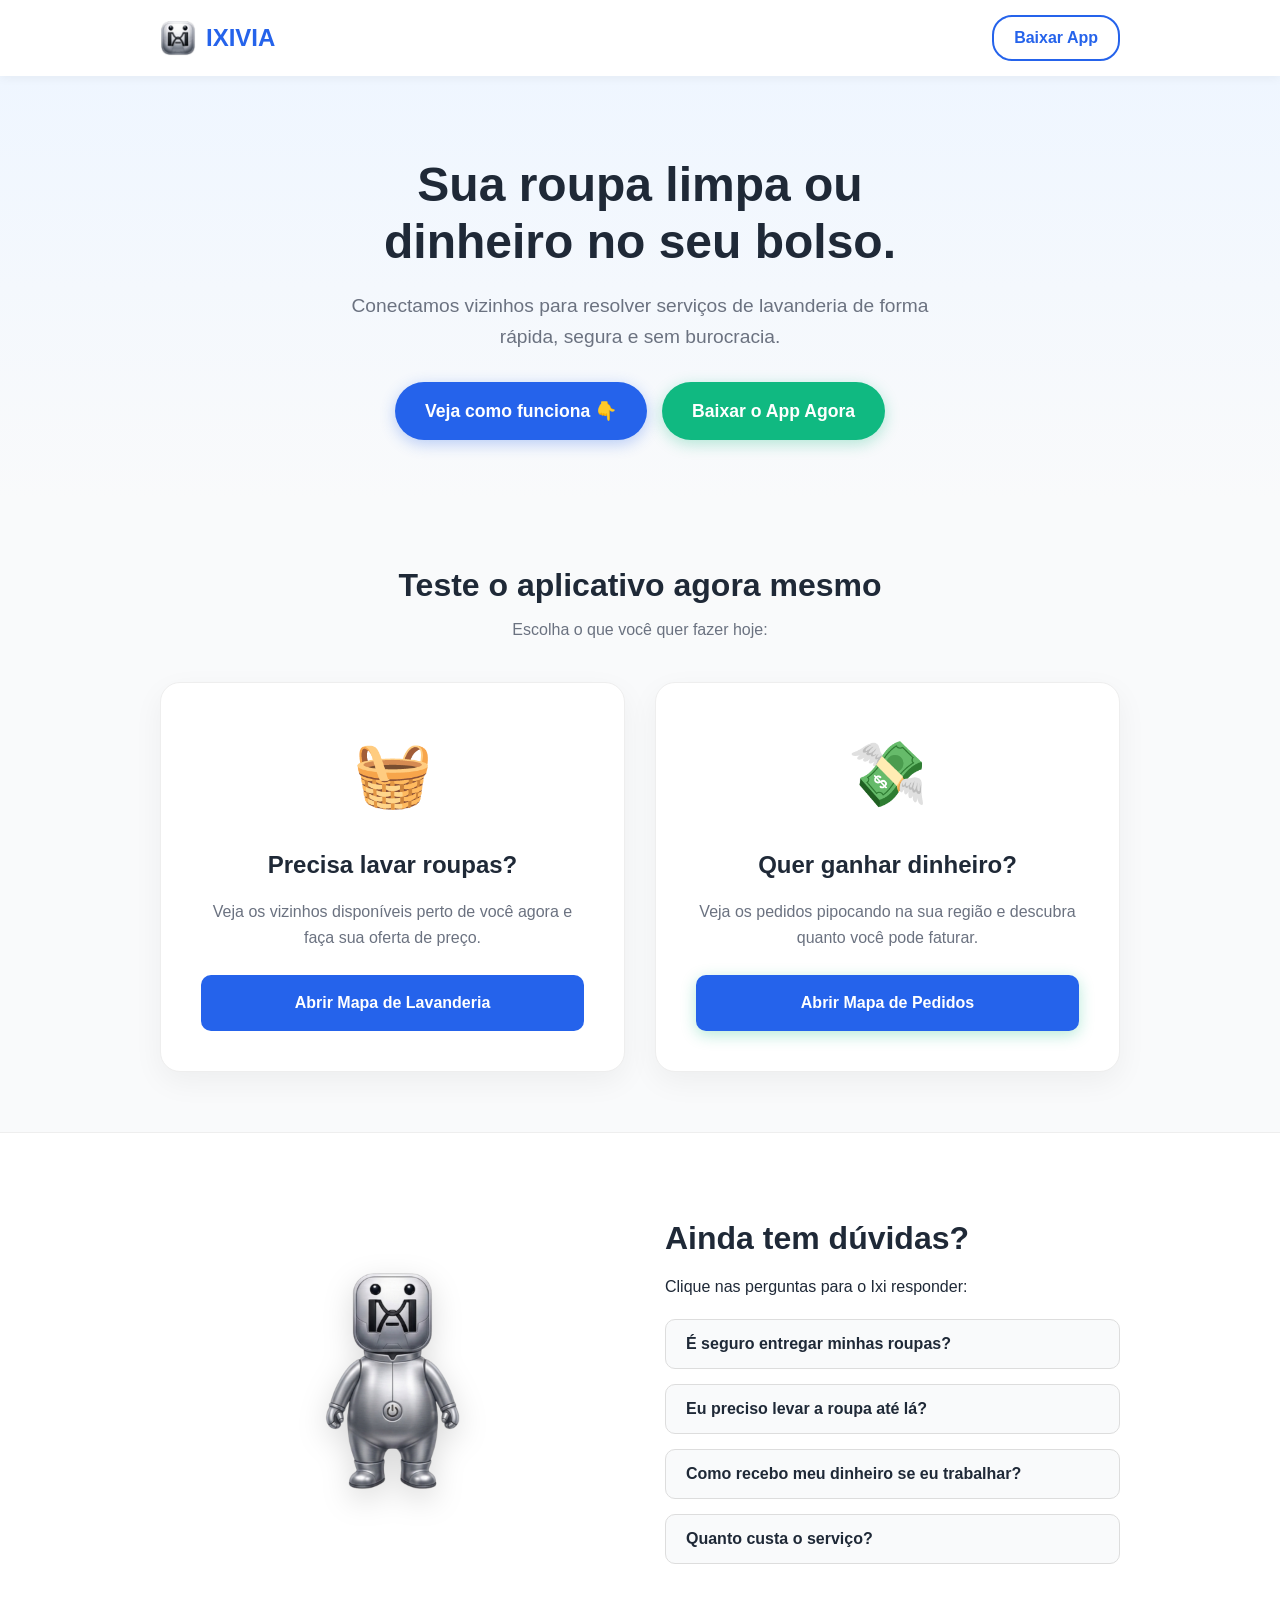
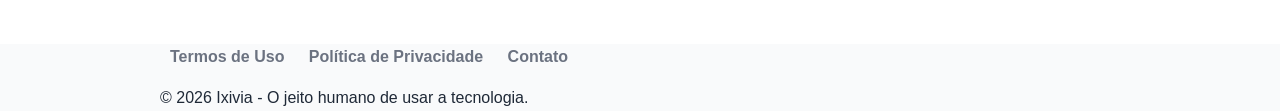
<file: index.html>
<!DOCTYPE html>
<html lang="pt-br">
<head>
    <meta charset="UTF-8">
    <meta name="viewport" content="width=device-width, initial-scale=1.0">
    <title>Ixivia | Lavanderia e Renda Extra</title>
    <link rel="icon" type="image/png" href="favicon.png">
    <link rel="stylesheet" href="style.css">
</head>
<body>

<!-- CABEÇALHO -->
    <header>
        <div class="container header-flex">
            <div class="logo">
                <!-- Trocamos o quadrado "IX" pelo seu ícone oficial -->
                <img src="favicon.png" alt="Ícone Ixivia" style="width: 36px; height: 36px; border-radius: 8px;">
                IXIVIA
            </div>
            <!-- Botão do topo também apontando para o download -->
            <a href="download.html" class="btn-outline">Baixar App</a>
        </div>
    </header>

    <!-- ÁREA PRINCIPAL (HERO) -->
    <section class="hero">
        <div class="container">
            <h1>Sua roupa limpa ou<br>dinheiro no seu bolso.</h1>
            <p>Conectamos vizinhos para resolver serviços de lavanderia de forma rápida, segura e sem burocracia.</p>
            
            <!-- Agrupamos os botões para ficarem lado a lado no PC ou um em cima do outro no celular -->
            <div style="display: flex; gap: 15px; justify-content: center; flex-wrap: wrap; margin-top: 20px;">
                <a href="#simuladores" class="btn-main">Veja como funciona 👇</a>
                <!-- Novo botão para os "Zés do download" -->
                <a href="download.html" class="btn-main btn-green">Baixar o App Agora</a>
            </div>
        </div>
    </section>

    <!-- SEÇÃO DOS SIMULADORES (A ISCA) -->
    <section id="simuladores" class="simuladores-section">
        <div class="container">
            <h2 class="section-title">Teste o aplicativo agora mesmo</h2>
            <p class="section-subtitle">Escolha o que você quer fazer hoje:</p>

            <div class="grid-2">
                <!-- CARD CLIENTE -->
                <div class="card">
                    <div class="icon">🧺</div>
                    <h3>Precisa lavar roupas?</h3>
                    <p>Veja os vizinhos disponíveis perto de você agora e faça sua oferta de preço.</p>
                    <a href="simulador-cliente.html" class="btn-action">Abrir Mapa de Lavanderia</a>
                </div>

                <!-- CARD TRABALHADOR -->
                <div class="card">
                    <div class="icon">💸</div>
                    <h3>Quer ganhar dinheiro?</h3>
                    <p>Veja os pedidos pipocando na sua região e descubra quanto você pode faturar.</p>
                    <a href="simulador-trabalhador.html" class="btn-action btn-green">Abrir Mapa de Pedidos</a>
                </div>
            </div>
        </div>
    </section>

    <!-- SEÇÃO FAQ COM MASCOTE -->
    <section class="faq-section">
        <div class="container faq-container">
            <div class="mascote-area">
                <!-- Substitua por uma imagem PNG legal de um mascote/robô amigável -->
                <img src="Mascote.png" alt="Mascote Ixivia" class="mascote-img"> 
                <div id="balao-resposta" class="balao-fala hidden">
                    <!-- O texto vai aparecer aqui via JavaScript -->
                </div>
            </div>
            
            <div class="perguntas-area">
                <h2>Ainda tem dúvidas?</h2>
                <p>Clique nas perguntas para o Ixi responder:</p>
                
                <div class="botoes-pergunta">
                    <button class="btn-faq" onclick="responderFAQ('seguranca')">É seguro entregar minhas roupas?</button>
                    <button class="btn-faq" onclick="responderFAQ('transporte')">Eu preciso levar a roupa até lá?</button>
                    <button class="btn-faq" onclick="responderFAQ('recebimento')">Como recebo meu dinheiro se eu trabalhar?</button>
                    <button class="btn-faq" onclick="responderFAQ('preco')">Quanto custa o serviço?</button>
                </div>
            </div>
        </div>
    </section>

<!-- RODAPÉ -->
    <footer>
        <div class="container">
            <div style="margin-bottom: 15px;">
                <a href="legal.html#termos" style="color: var(--texto-cinza); text-decoration: none; margin: 0 10px; font-weight: 600;">Termos de Uso</a>
                <a href="legal.html#privacidade" style="color: var(--texto-cinza); text-decoration: none; margin: 0 10px; font-weight: 600;">Política de Privacidade</a>
                <a href="mailto:suporte@ixivia.com" style="color: var(--texto-cinza); text-decoration: none; margin: 0 10px; font-weight: 600;">Contato</a>
            </div>
            <p>&copy; 2026 Ixivia - O jeito humano de usar a tecnologia.</p>
        </div>
    </footer>

    <!-- SCRIPT DO MASCOTE -->
    <script src="faq-mascote.js"></script>
</body>
</html>
</file>
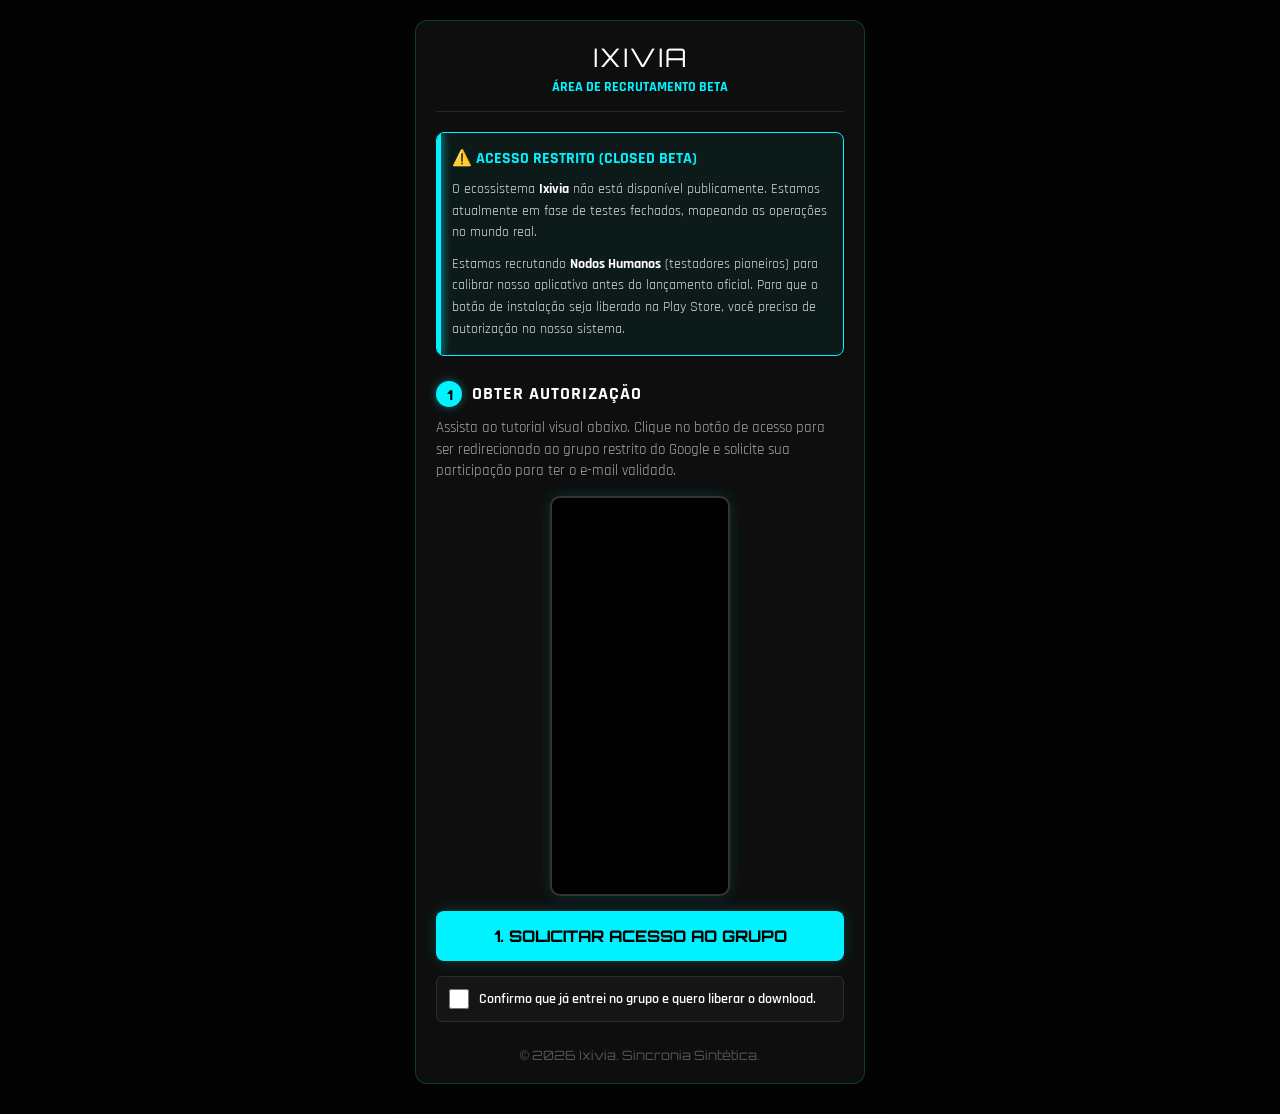
<file: acesso-teste..html>
<!DOCTYPE html>
<html lang="pt-br">
<head>
    <meta charset="UTF-8">
    <meta name="viewport" content="width=device-width, initial-scale=1.0, maximum-scale=1.0, user-scalable=no">
    <title>Ixivia | Recrutamento Beta</title>
    <link href="https://fonts.googleapis.com/css2?family=Orbitron:wght@700&family=Rajdhani:wght@400;600;700&display=swap" rel="stylesheet">
    <style>
        :root {
            --neon-blue: #00f3ff;
            --black: #030303;
            --deep-grey: #0e0e0e;
            --grey-text: #aaaaaa;
        }

        * { margin: 0; padding: 0; box-sizing: border-box; font-family: 'Rajdhani', sans-serif; -webkit-tap-highlight-color: transparent; }

        body {
            background-color: var(--black);
            color: #fff;
            display: flex;
            justify-content: center;
            padding: 10px;
            min-height: 100vh;
        }

        .main-container {
            width: 100%;
            max-width: 450px;
            background: var(--deep-grey);
            border: 1px solid rgba(0, 243, 255, 0.2);
            border-radius: 12px;
            padding: 20px;
            box-shadow: 0 10px 30px rgba(0,0,0,0.5);
            margin-top: 10px;
            margin-bottom: 20px;
            height: fit-content;
        }

        .header { text-align: center; margin-bottom: 20px; border-bottom: 1px solid rgba(255,255,255,0.1); padding-bottom: 15px; }
        .logo { font-family: 'Orbitron', sans-serif; font-size: 1.6rem; letter-spacing: 2px; }
        .header p { color: var(--neon-blue); font-size: 0.9rem; text-transform: uppercase; margin-top: 5px; font-weight: 700;}

        /* CAIXA DE ALERTA DE RECRUTAMENTO (NOVO) */
        .alert-box {
            background: rgba(0, 243, 255, 0.05);
            border: 1px solid var(--neon-blue);
            padding: 15px;
            border-radius: 8px;
            margin-bottom: 25px;
            text-align: left;
            position: relative;
            overflow: hidden;
        }
        
        .alert-box::before {
            content: '';
            position: absolute;
            top: 0; left: 0; width: 4px; height: 100%;
            background: var(--neon-blue);
            box-shadow: 0 0 10px var(--neon-blue);
        }

        .alert-box h3 {
            color: var(--neon-blue);
            font-size: 1rem;
            margin-bottom: 10px;
            display: flex;
            align-items: center;
            gap: 8px;
            text-transform: uppercase;
        }
        .alert-box p {
            color: #ddd;
            font-size: 0.9rem;
            line-height: 1.5;
            margin-bottom: 10px;
        }
        .alert-box p:last-child { margin-bottom: 0; }
        .alert-box strong { color: #fff; font-weight: bold; }

        .step { margin-bottom: 20px; }
        .step-header { display: flex; align-items: center; gap: 10px; margin-bottom: 10px; }
        .step-number {
            background: var(--neon-blue); color: #000; font-family: 'Orbitron';
            width: 26px; height: 26px; display: flex; justify-content: center; align-items: center;
            border-radius: 50%; font-size: 0.85rem; font-weight: 900;
            box-shadow: 0 0 10px rgba(0,243,255,0.4);
        }
        .step h2 { font-size: 1.1rem; font-weight: 700; text-transform: uppercase; letter-spacing: 1px; }
        .step p { color: var(--grey-text); font-size: 0.95rem; margin-bottom: 15px; line-height: 1.4; }

        /* VÍDEO COMPACTO */
        .video-tutorial-container {
            width: 180px; 
            margin: 0 auto 15px auto;
            border-radius: 10px;
            overflow: hidden;
            border: 2px solid #333;
            background: #000;
            aspect-ratio: 720 / 1600;
            box-shadow: 0 0 15px rgba(0, 243, 255, 0.15);
        }
        .video-tutorial-container video { width: 100%; height: 100%; object-fit: cover; }

        .btn-direct {
            display: block; width: 100%; padding: 15px;
            background: var(--neon-blue); color: #000;
            text-decoration: none; font-weight: 800; font-size: 1rem;
            text-align: center; border-radius: 8px; transition: 0.2s;
            text-transform: uppercase; font-family: 'Orbitron', sans-serif;
            box-shadow: 0 0 15px rgba(0,243,255,0.2);
        }
        .btn-direct:active { transform: scale(0.97); background: #00c8d1; }

        .checkbox-container {
            margin-top: 15px; display: flex; align-items: center; gap: 10px;
            background: rgba(255,255,255,0.03); padding: 12px; border-radius: 6px;
            border: 1px solid rgba(255,255,255,0.1);
            transition: 0.3s;
        }
        .checkbox-container:hover { border-color: rgba(0,243,255,0.4); }
        .checkbox-container input { width: 20px; height: 20px; accent-color: var(--neon-blue); cursor: pointer; }
        .checkbox-container label { font-size: 0.9rem; flex: 1; cursor: pointer; font-weight: 600; }

        #download-area {
            display: none; margin-top: 20px; padding-top: 20px;
            border-top: 1px dashed rgba(0,243,255,0.3); text-align: center;
        }

        .error-box {
            background: rgba(255, 60, 60, 0.05); border: 1px solid #ff3c3c;
            padding: 12px; border-radius: 6px; color: #ff9999;
            font-size: 0.8rem; margin-top: 15px; text-align: left; line-height: 1.4;
        }

        .footer { text-align: center; margin-top: 25px; color: #555; font-size: 0.8rem; font-family: 'Orbitron', sans-serif; }
    </style>
</head>
<body>

    <div class="main-container">
        <div class="header">
            <div class="logo">IXIVIA</div>
            <p>Área de Recrutamento Beta</p>
        </div>

        <div class="alert-box">
            <h3>⚠️ ACESSO RESTRITO (CLOSED BETA)</h3>
            <p>O ecossistema <strong>Ixivia</strong> não está disponível publicamente. Estamos atualmente em fase de testes fechados, mapeando as operações no mundo real.</p>
            <p>Estamos recrutando <strong>Nodos Humanos</strong> (testadores pioneiros) para calibrar nosso aplicativo antes do lançamento oficial. Para que o botão de instalação seja liberado na Play Store, você precisa de autorização no nosso sistema.</p>
        </div>

        <div class="step">
            <div class="step-header">
                <div class="step-number">1</div>
                <h2>Obter Autorização</h2>
            </div>
            <p>Assista ao tutorial visual abaixo. Clique no botão de acesso para ser redirecionado ao grupo restrito do Google e solicite sua participação para ter o e-mail validado.</p>
            
            <div class="video-tutorial-container">
                <video autoplay loop muted playsinline>
                    <source src="tutorial-grupo.mp4" type="video/mp4">
                </video>
            </div>

            <a href="https://groups.google.com/g/IXIVIA-TESTE/about" target="_blank" class="btn-direct">1. SOLICITAR ACESSO AO GRUPO</a>
            
            <div class="checkbox-container" id="check-trigger">
                <input type="checkbox" id="check-joined">
                <label for="check-joined">Confirmo que já entrei no grupo e quero liberar o download.</label>
            </div>
        </div>

        <div id="download-area">
            <div class="step-header" style="justify-content: center;">
                <div class="step-number">2</div>
                <h2>Baixar e Executar</h2>
            </div>
            <p style="color: #ccc; font-size: 0.9rem; margin-bottom: 15px;">Acesso autorizado detectado. Você já pode instalar o aplicativo oficial em seu dispositivo.</p>
            
            <a href="https://play.google.com/store/apps/details?id=br.com.ixivia.app" class="btn-direct" style="background: #fff; color: #000; box-shadow: 0 0 15px rgba(255,255,255,0.3);">2. BAIXAR NA PLAY STORE</a>
            
            <div class="error-box">
                <strong>Atenção:</strong> Se a Play Store retornar a mensagem "App não disponível", significa que o servidor do Google ainda está sincronizando seu e-mail. Aguarde de 1 a 2 minutos e atualize a página da loja.
            </div>
        </div>

        <div class="footer">
            &copy; 2026 Ixivia. Sincronia Sintética.
        </div>
    </div>

    <script>
        const checkJoined = document.getElementById('check-joined');
        const downloadArea = document.getElementById('download-area');

        checkJoined.addEventListener('change', function() {
            if(this.checked) {
                downloadArea.style.display = 'block';
                // Scroll automático suave para a área de download recém-liberada
                setTimeout(() => {
                    window.scrollTo({
                        top: document.body.scrollHeight,
                        behavior: 'smooth'
                    });
                }, 150);
            } else {
                downloadArea.style.display = 'none';
            }
        });
    </script>
</body>
</html>
</file>
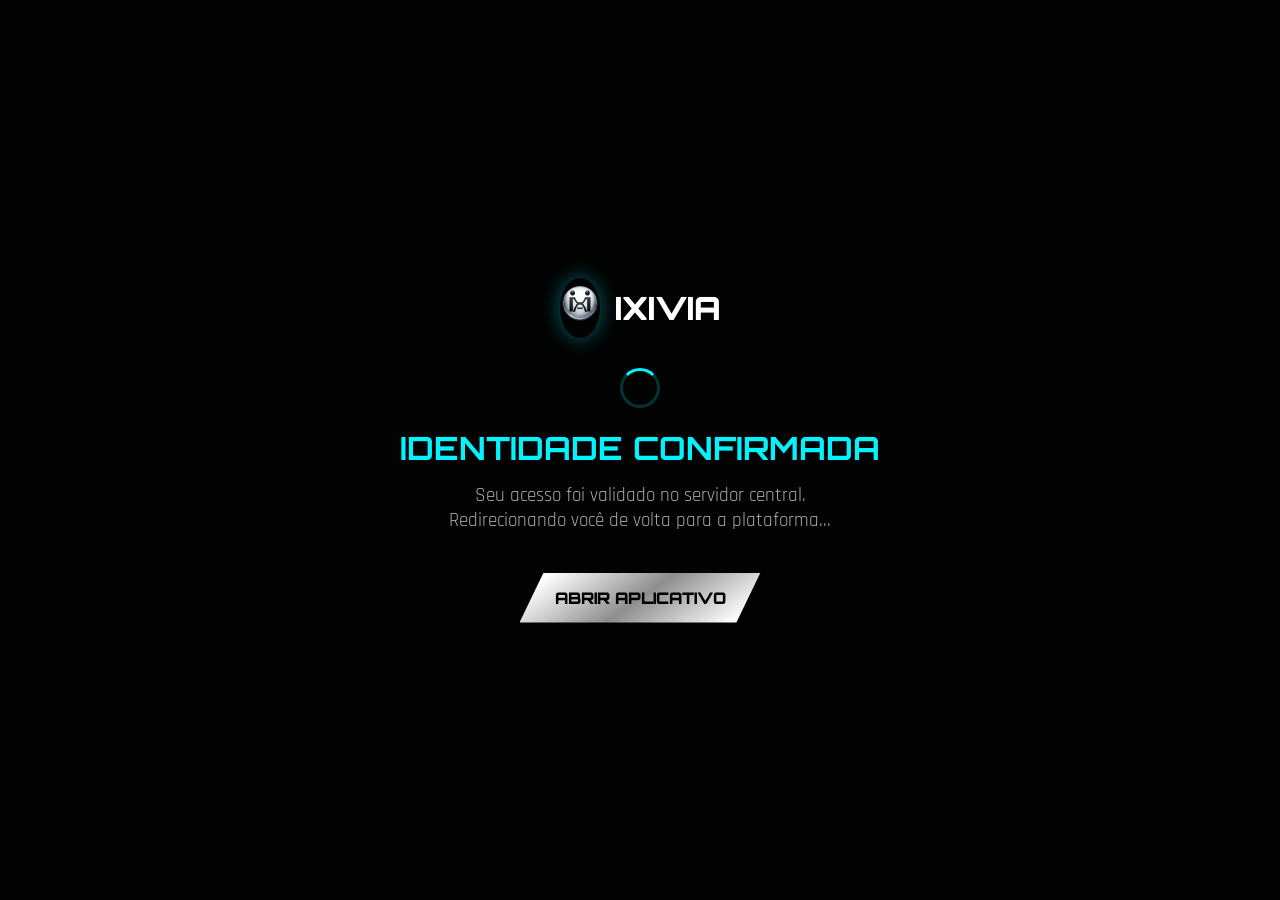
<file: confirmado.html>
<!DOCTYPE html>
<html lang="pt-br">
<head>
    <meta charset="UTF-8">
    <meta name="viewport" content="width=device-width, initial-scale=1.0">
    <title>Acesso Verificado | Ixivia</title>
    <link href="https://fonts.googleapis.com/css2?family=Orbitron:wght@400;700;900&family=Rajdhani:wght@300;500;700&display=swap" rel="stylesheet">
    <style>
        * { margin: 0; padding: 0; box-sizing: border-box; font-family: 'Rajdhani', sans-serif; }
        body { background-color: #030303; color: #fff; display: flex; flex-direction: column; align-items: center; justify-content: center; height: 100vh; text-align: center; padding: 20px; }
        .logo { font-family: 'Orbitron', sans-serif; font-size: 2rem; font-weight: 900; margin-bottom: 30px; display: flex; align-items: center; gap: 15px; }
        .logo img { height: 60px; border-radius: 50%; box-shadow: 0 0 20px rgba(0,243,255,0.4); }
        h1 { font-family: 'Orbitron', sans-serif; color: #00f3ff; margin-bottom: 15px; }
        p { color: #aaa; font-size: 1.2rem; margin-bottom: 40px; max-width: 400px; }
        .btn-chrome { padding: 15px 35px; background: linear-gradient(145deg, #e6e6e6 0%, #ffffff 10%, #8e8e8e 50%, #fcfcfc 90%, #d1d1d1 100%); color: #000; text-decoration: none; font-weight: 900; text-transform: uppercase; font-family: 'Orbitron', sans-serif; border: none; clip-path: polygon(10% 0, 100% 0, 90% 100%, 0% 100%); transition: 0.3s; display: inline-block; }
        .btn-chrome:hover { background: #00f3ff; box-shadow: 0 0 20px #00f3ff; transform: scale(1.05); }
        .loader { width: 40px; height: 40px; border: 3px solid rgba(0, 243, 255, 0.2); border-top: 3px solid #00f3ff; border-radius: 50%; animation: spin 1s linear infinite; margin: 0 auto 20px; }
        @keyframes spin { 0% { transform: rotate(0deg); } 100% { transform: rotate(360deg); } }
    </style>
</head>
<body>
    <div class="logo">
        <img src="icon.png" alt="Ixivia Logo">
        IXIVIA
    </div>
    
    <div class="loader"></div>
    <h1>IDENTIDADE CONFIRMADA</h1>
    <p>Seu acesso foi validado no servidor central. Redirecionando você de volta para a plataforma...</p>

    <a href="ixivia://login-callback" class="btn-chrome">ABRIR APLICATIVO</a>

    <script>
        // Tenta abrir o aplicativo automaticamente após 1.5 segundos
        setTimeout(() => {
            window.location.href = "ixivia://login-callback";
        }, 1500);
    </script>
</body>
</html>
</file>
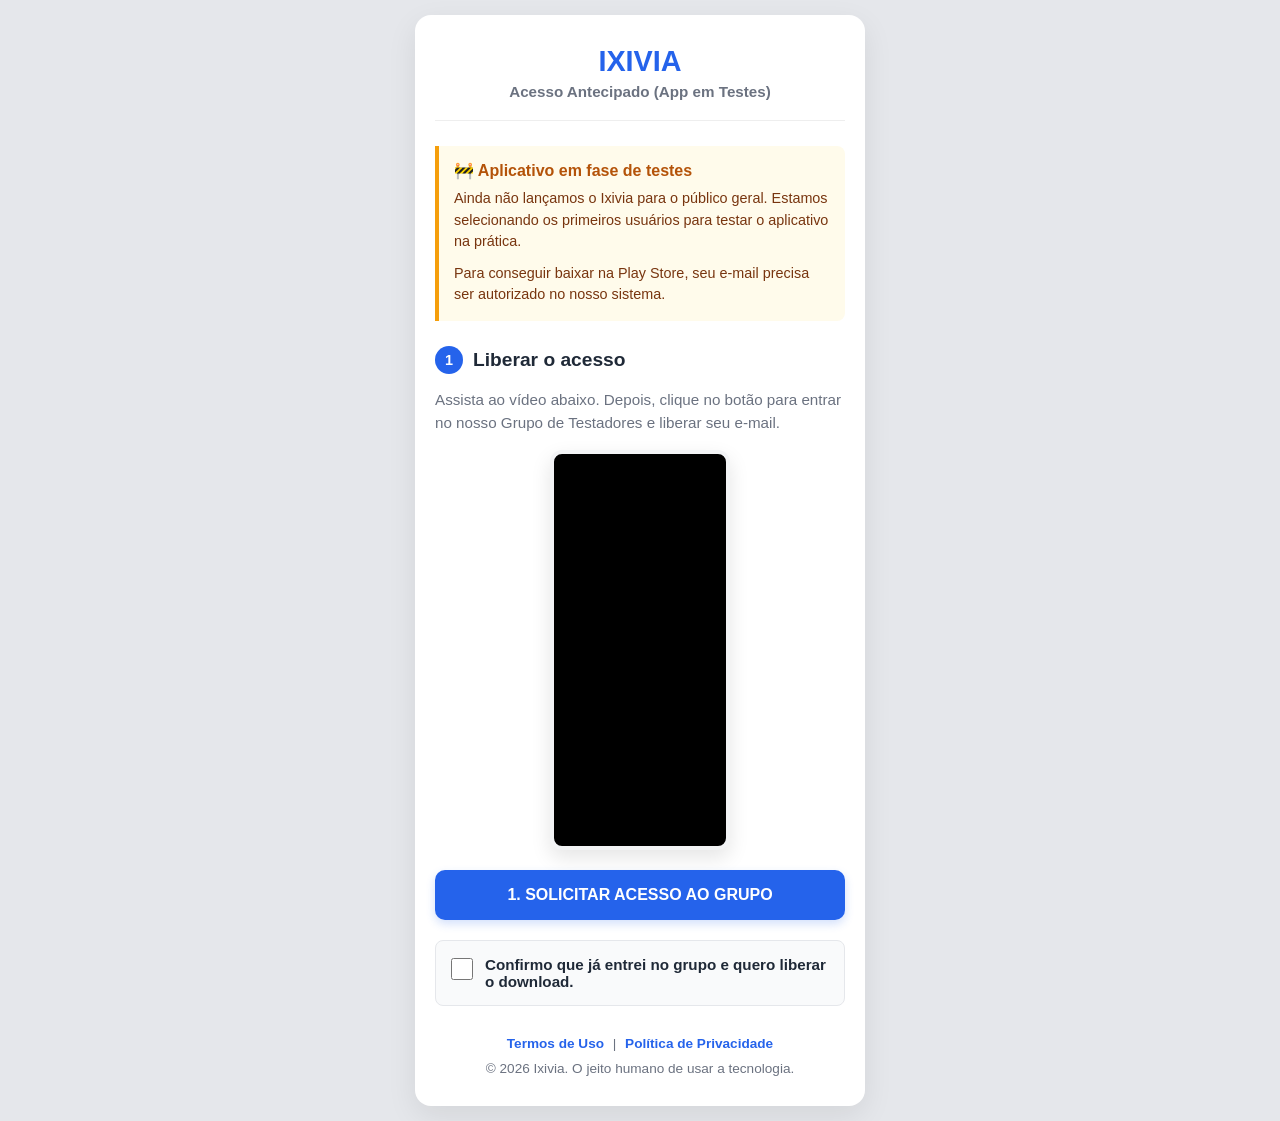
<file: download.html>
<!DOCTYPE html>
<html lang="pt-br">
<head>
    <meta charset="UTF-8">
    <meta name="viewport" content="width=device-width, initial-scale=1.0, maximum-scale=1.0, user-scalable=no">
    <title>Ixivia | Baixar Versão de Teste</title>
    <!-- Aqui está o Favicon que faltava! -->
    <link rel="icon" type="image/png" href="favicon.png">
    <style>
        :root {
            --azul-principal: #2563eb;
            --azul-escuro: #1e40af;
            --verde-dinheiro: #10b981;
            --fundo-claro: #f9fafb;
            --texto-escuro: #1f2937;
            --texto-cinza: #6b7280;
            --alerta-bg: #fffbeb;
            --alerta-borda: #f59e0b;
        }

        * { margin: 0; padding: 0; box-sizing: border-box; font-family: 'Segoe UI', Tahoma, Geneva, Verdana, sans-serif; -webkit-tap-highlight-color: transparent; }

        body {
            background-color: #e5e7eb;
            color: var(--texto-escuro);
            display: flex;
            justify-content: center;
            align-items: center;
            padding: 15px;
            min-height: 100vh;
        }

        .main-container {
            width: 100%;
            max-width: 450px;
            background: #ffffff;
            border-radius: 16px;
            padding: 30px 20px;
            box-shadow: 0 10px 30px rgba(0,0,0,0.08);
        }

        .header { text-align: center; margin-bottom: 25px; border-bottom: 1px solid #eee; padding-bottom: 20px; }
        .logo { font-size: 1.8rem; font-weight: 800; color: var(--azul-principal); }
        .header p { color: var(--texto-cinza); font-size: 0.95rem; margin-top: 5px; font-weight: 600;}

        /* CAIXA DE ALERTA AMIGÁVEL */
        .alert-box {
            background: var(--alerta-bg);
            border-left: 4px solid var(--alerta-borda);
            padding: 15px;
            border-radius: 0 8px 8px 0;
            margin-bottom: 25px;
        }
        
        .alert-box h3 {
            color: #b45309;
            font-size: 1rem;
            margin-bottom: 8px;
            display: flex;
            align-items: center;
            gap: 8px;
        }
        
        .alert-box p {
            color: #78350f;
            font-size: 0.9rem;
            line-height: 1.5;
            margin-bottom: 10px;
        }
        .alert-box p:last-child { margin-bottom: 0; }

        .step { margin-bottom: 25px; }
        .step-header { display: flex; align-items: center; gap: 10px; margin-bottom: 15px; }
        .step-number {
            background: var(--azul-principal); color: #fff;
            width: 28px; height: 28px; display: flex; justify-content: center; align-items: center;
            border-radius: 50%; font-size: 0.9rem; font-weight: bold;
        }
        .step h2 { font-size: 1.2rem; font-weight: 700; color: var(--texto-escuro); }
        .step p { color: var(--texto-cinza); font-size: 0.95rem; margin-bottom: 15px; line-height: 1.5; }

        /* VÍDEO COMPACTO */
        .video-tutorial-container {
            width: 180px; 
            margin: 0 auto 20px auto;
            border-radius: 12px;
            overflow: hidden;
            border: 4px solid #f3f4f6;
            background: #000;
            aspect-ratio: 720 / 1600;
            box-shadow: 0 8px 20px rgba(0,0,0,0.1);
        }
        .video-tutorial-container video { width: 100%; height: 100%; object-fit: cover; }

        .btn-direct {
            display: block; width: 100%; padding: 16px;
            background: var(--azul-principal); color: #fff;
            text-decoration: none; font-weight: bold; font-size: 1rem;
            text-align: center; border-radius: 10px; transition: 0.2s;
            box-shadow: 0 4px 10px rgba(37, 99, 235, 0.2);
        }
        .btn-direct:active { transform: scale(0.98); background: var(--azul-escuro); }

        .checkbox-container {
            margin-top: 20px; display: flex; align-items: flex-start; gap: 12px;
            background: var(--fundo-claro); padding: 15px; border-radius: 8px;
            border: 1px solid #e5e7eb;
        }
        .checkbox-container input { width: 22px; height: 22px; accent-color: var(--verde-dinheiro); cursor: pointer; margin-top: 2px;}
        .checkbox-container label { font-size: 0.95rem; flex: 1; cursor: pointer; font-weight: 600; color: var(--texto-escuro); }

        #download-area {
            display: none; margin-top: 25px; padding-top: 25px;
            border-top: 2px dashed #e5e7eb; text-align: center;
            animation: fadeIn 0.5s ease;
        }

        @keyframes fadeIn { from { opacity: 0; transform: translateY(-10px); } to { opacity: 1; transform: translateY(0); } }

        .error-box {
            background: #fef2f2; border: 1px solid #fecaca;
            padding: 15px; border-radius: 8px; color: #991b1b;
            font-size: 0.85rem; margin-top: 20px; text-align: left; line-height: 1.5;
        }

        .footer { 
            text-align: center; margin-top: 30px; color: var(--texto-cinza); font-size: 0.85rem; 
            display: flex; flex-direction: column; gap: 10px;
        }
        .footer-links a { color: var(--azul-principal); text-decoration: none; font-weight: 600; margin: 0 5px; }
        .footer-links a:hover { text-decoration: underline; }
    </style>
</head>
<body>

    <div class="main-container">
        <div class="header">
            <div class="logo">IXIVIA</div>
            <p>Acesso Antecipado (App em Testes)</p>
        </div>

        <div class="alert-box">
            <h3>🚧 Aplicativo em fase de testes</h3>
            <p>Ainda não lançamos o Ixivia para o público geral. Estamos selecionando os primeiros usuários para testar o aplicativo na prática.</p>
            <p>Para conseguir baixar na Play Store, seu e-mail precisa ser autorizado no nosso sistema.</p>
        </div>

        <div class="step">
            <div class="step-header">
                <div class="step-number">1</div>
                <h2>Liberar o acesso</h2>
            </div>
            <p>Assista ao vídeo abaixo. Depois, clique no botão para entrar no nosso Grupo de Testadores e liberar seu e-mail.</p>
            
            <div class="video-tutorial-container">
                <video autoplay loop muted playsinline>
                    <source src="tutorial-grupo.mp4" type="video/mp4">
                </video>
            </div>

            <a href="https://groups.google.com/g/IXIVIA-TESTE/about" target="_blank" class="btn-direct">1. SOLICITAR ACESSO AO GRUPO</a>
            
            <div class="checkbox-container">
                <input type="checkbox" id="check-joined">
                <label for="check-joined">Confirmo que já entrei no grupo e quero liberar o download.</label>
            </div>
        </div>

        <div id="download-area">
            <div class="step-header" style="justify-content: center;">
                <div class="step-number" style="background: var(--verde-dinheiro);">2</div>
                <h2>Baixar Aplicativo</h2>
            </div>
            <p style="color: var(--texto-cinza); font-size: 0.95rem; margin-bottom: 20px;">Seu acesso está autorizado. Você já pode instalar o aplicativo oficial no seu celular Android.</p>
            
            <a href="https://play.google.com/store/apps/details?id=br.com.ixivia.app" class="btn-direct" style="background: var(--verde-dinheiro); box-shadow: 0 4px 10px rgba(16, 185, 129, 0.3);">2. BAIXAR NA PLAY STORE</a>
            
            <div class="error-box">
                <strong>Atenção:</strong> Se a Play Store disser "App não disponível", é porque o Google ainda está processando seu e-mail. Volte, aguarde de 1 a 2 minutos e atualize a página da loja.
            </div>
        </div>

        <div class="footer">
            <div class="footer-links">
                <a href="legal.html#termos">Termos de Uso</a> | 
                <a href="legal.html#privacidade">Política de Privacidade</a>
            </div>
            <span>&copy; 2026 Ixivia. O jeito humano de usar a tecnologia.</span>
        </div>
    </div>

    <script>
        const checkJoined = document.getElementById('check-joined');
        const downloadArea = document.getElementById('download-area');

        checkJoined.addEventListener('change', function() {
            if(this.checked) {
                downloadArea.style.display = 'block';
                setTimeout(() => {
                    window.scrollTo({
                        top: document.body.scrollHeight,
                        behavior: 'smooth'
                    });
                }, 150);
            } else {
                downloadArea.style.display = 'none';
            }
        });
    </script>
</body>
</html>
</file>
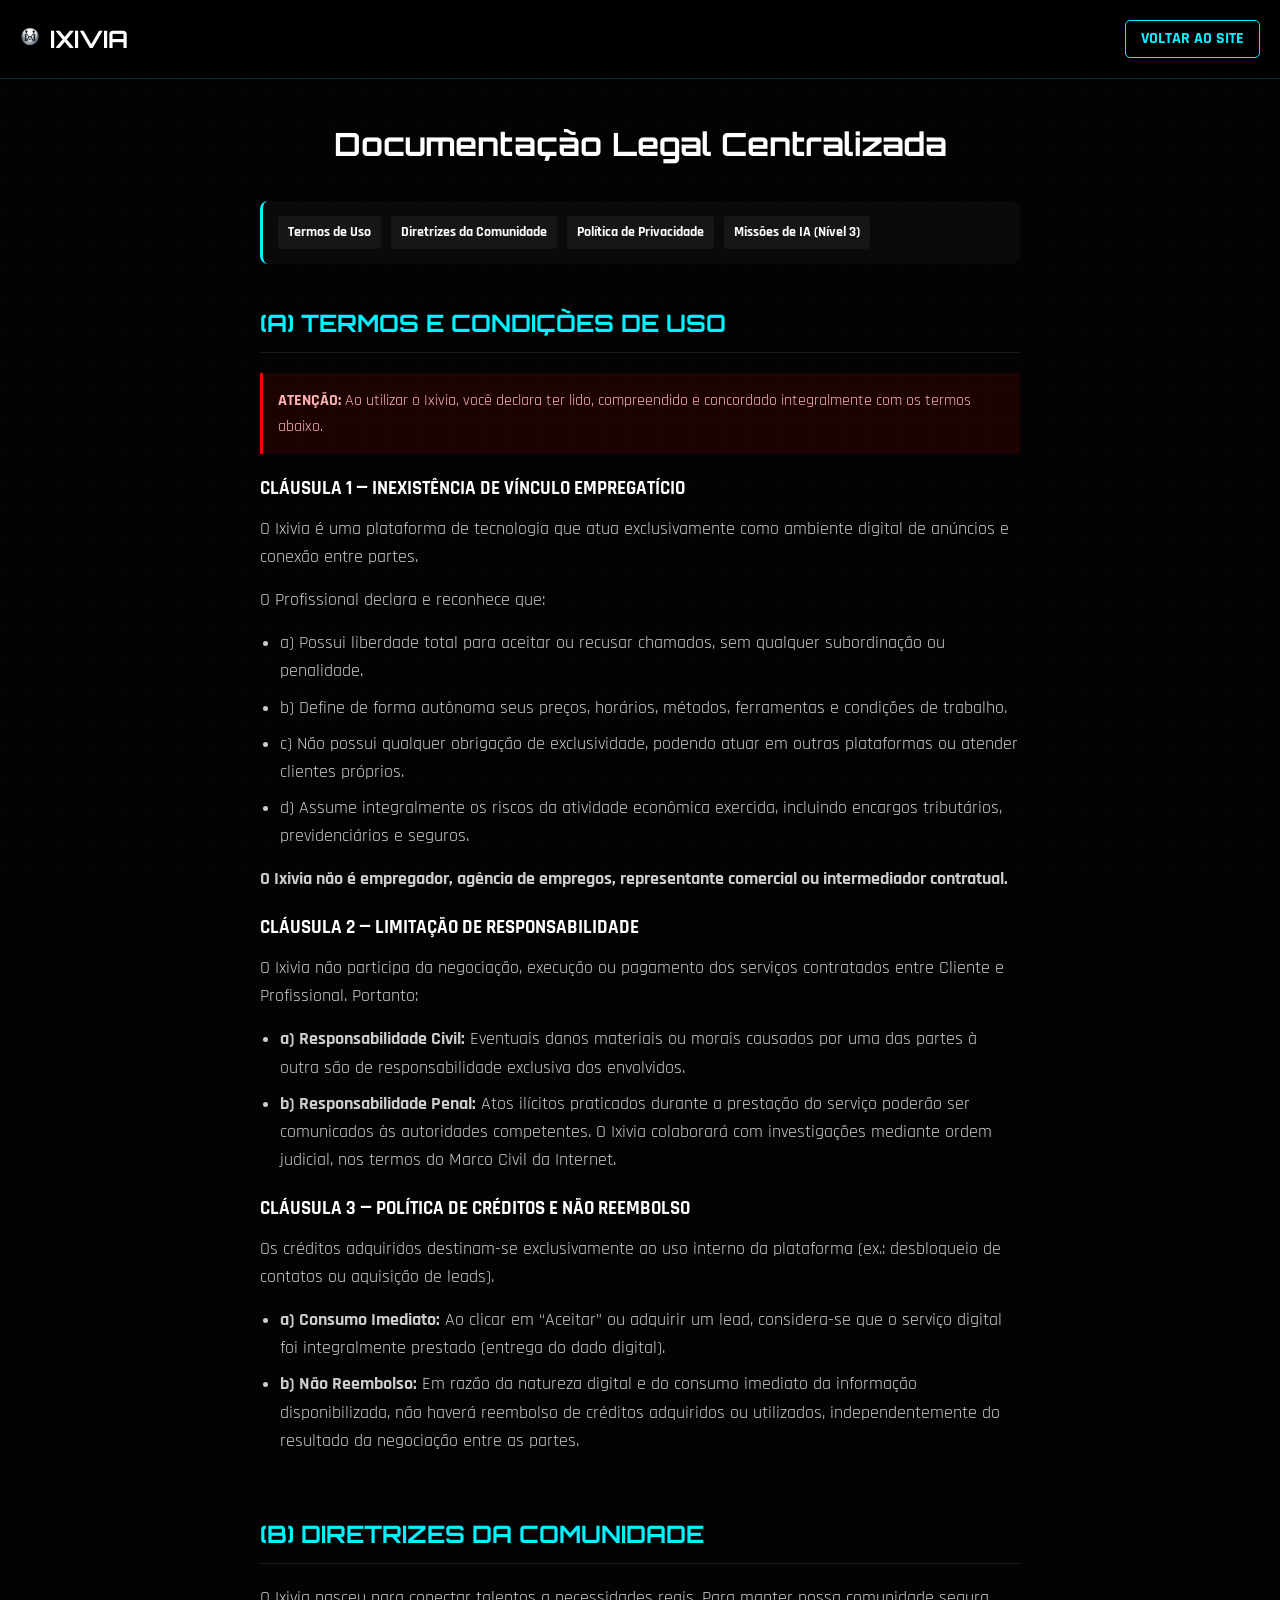
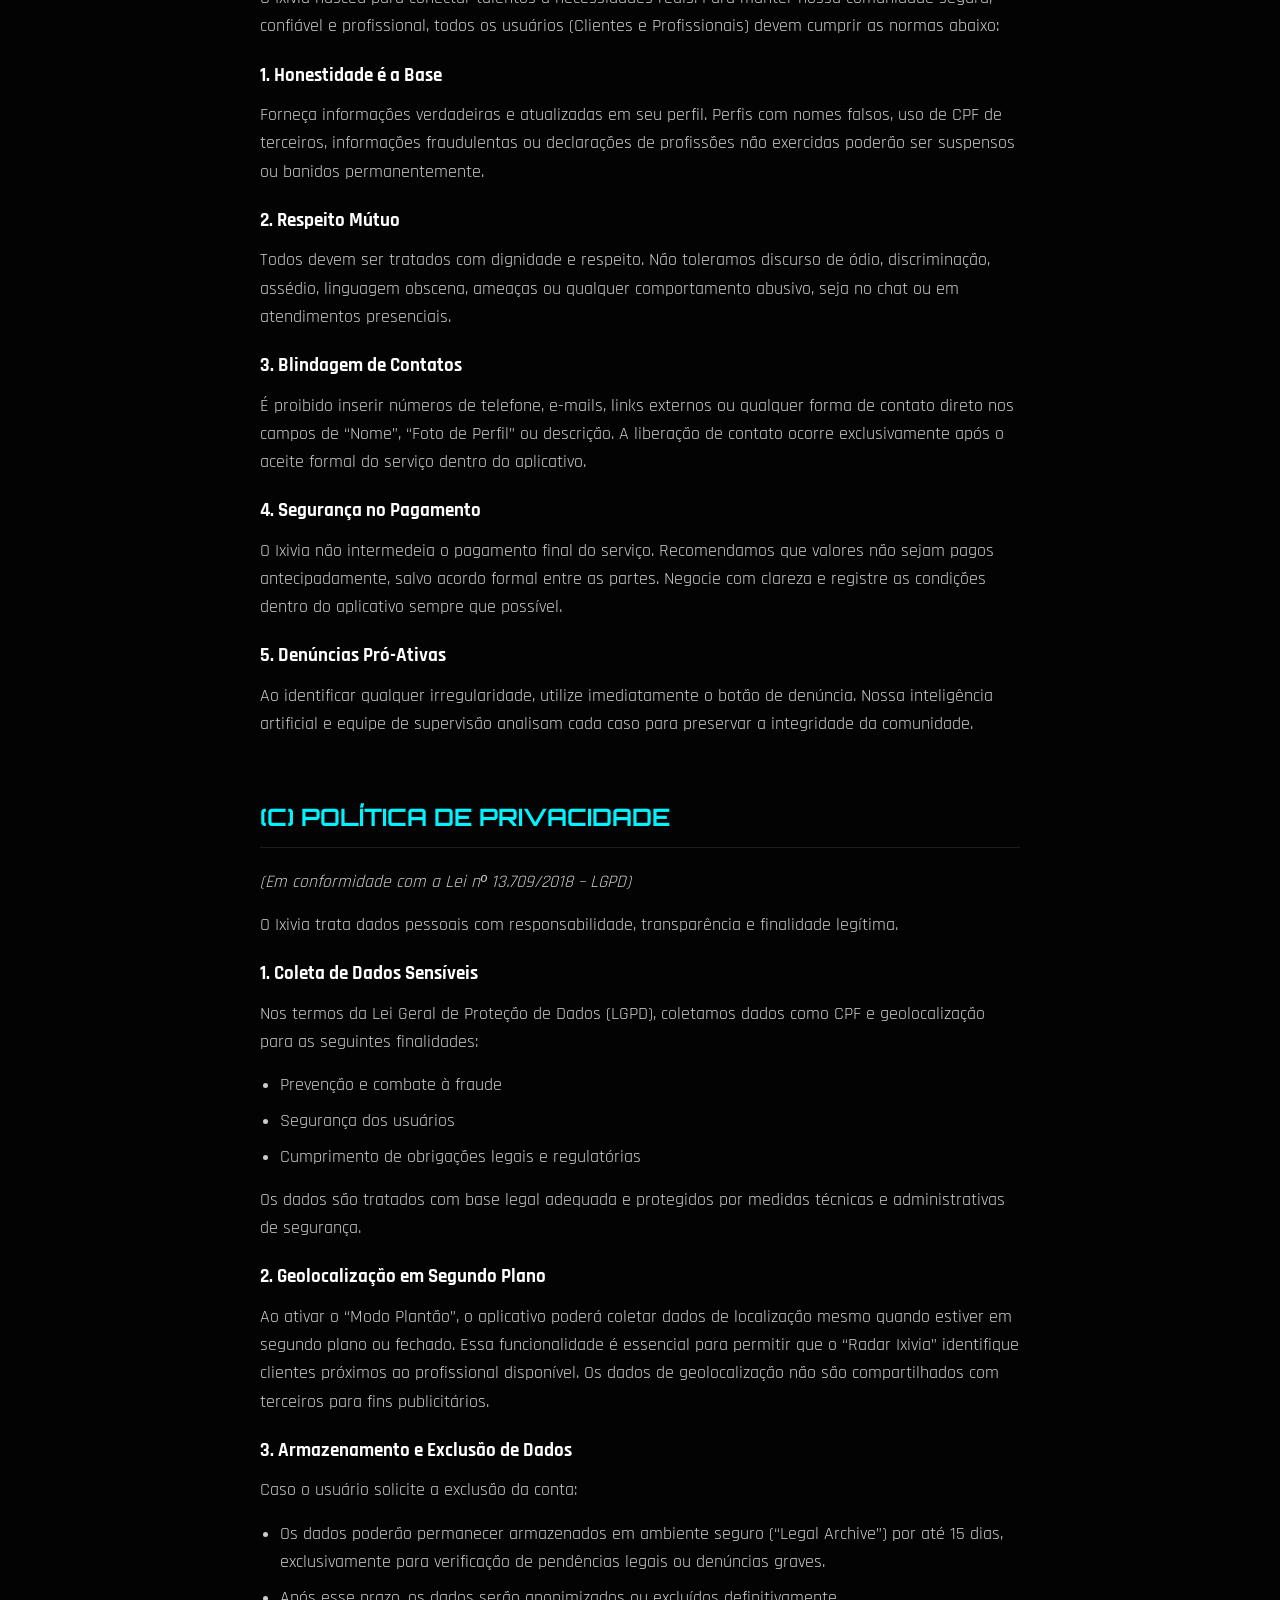
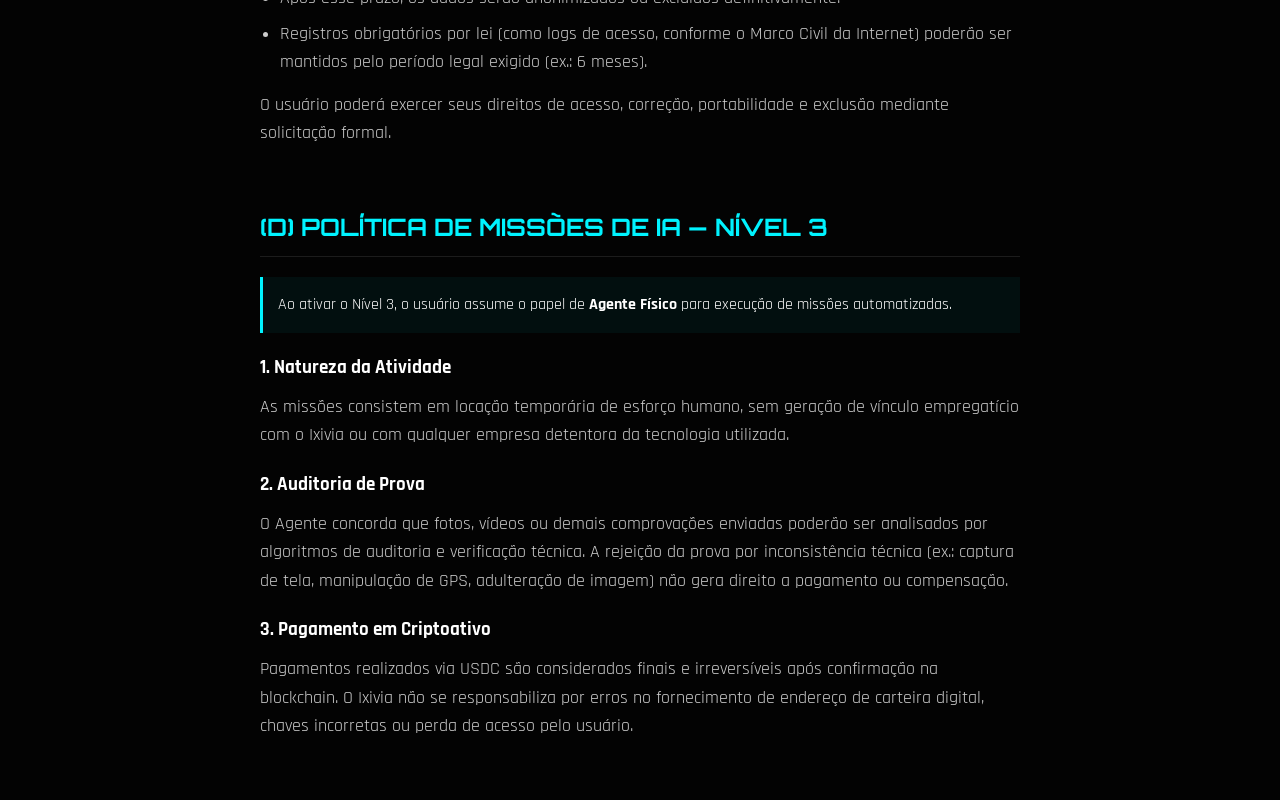
<file: legal.html>
<!DOCTYPE html>
<html lang="pt-br">
<head>
    <meta charset="UTF-8">
    <meta name="viewport" content="width=device-width, initial-scale=1.0">
    <title>Documentação Legal | Ixivia</title>
    <link href="https://fonts.googleapis.com/css2?family=Orbitron:wght@400;700&family=Rajdhani:wght@300;500;700&display=swap" rel="stylesheet">
    <style>
        :root {
            --neon-blue: #00f3ff;
            --black: #030303;
            --deep-grey: #0a0a0a;
            --chrome: linear-gradient(145deg, #e6e6e6 0%, #ffffff 10%, #8e8e8e 50%, #fcfcfc 90%, #d1d1d1 100%);
        }

        * { margin: 0; padding: 0; box-sizing: border-box; font-family: 'Rajdhani', sans-serif; }

        body {
            background-color: var(--black);
            color: #ccc;
            line-height: 1.6;
        }

        /* Efeito de Malha (Grid) de Fundo */
        body::before {
            content: ""; position: fixed; top: 0; left: 0; width: 100%; height: 100%;
            background-image: 
                linear-gradient(rgba(0, 243, 255, 0.02) 1px, transparent 1px),
                linear-gradient(90deg, rgba(0, 243, 255, 0.02) 1px, transparent 1px);
            background-size: 30px 30px; z-index: -2;
        }

        header {
            padding: 20px;
            border-bottom: 1px solid rgba(0, 243, 255, 0.2);
            display: flex;
            justify-content: space-between;
            align-items: center;
            background: rgba(0,0,0,0.8);
            position: sticky;
            top: 0;
            z-index: 100;
            backdrop-filter: blur(10px);
        }

        .logo-small {
            font-family: 'Orbitron', sans-serif;
            font-size: 1.5rem;
            font-weight: bold;
            color: #fff;
            text-decoration: none;
            display: flex;
            align-items: center;
            gap: 10px;
        }

        .btn-back {
            color: var(--neon-blue);
            text-decoration: none;
            font-weight: bold;
            border: 1px solid var(--neon-blue);
            padding: 5px 15px;
            border-radius: 5px;
            transition: 0.3s;
        }
        .btn-back:hover { background: rgba(0, 243, 255, 0.1); box-shadow: 0 0 10px var(--neon-blue); }

        .container {
            max-width: 800px;
            margin: 40px auto;
            padding: 0 20px;
        }

        .nav-legal {
            display: flex;
            flex-wrap: wrap;
            gap: 10px;
            margin-bottom: 40px;
            background: var(--deep-grey);
            padding: 15px;
            border-radius: 8px;
            border-left: 3px solid var(--neon-blue);
        }

        .nav-legal a {
            color: #fff;
            text-decoration: none;
            font-weight: bold;
            font-size: 0.9rem;
            padding: 5px 10px;
            background: rgba(255,255,255,0.05);
            border-radius: 4px;
            transition: 0.3s;
        }
        .nav-legal a:hover { background: var(--neon-blue); color: #000; }

        section { margin-bottom: 60px; }

        h1 { font-family: 'Orbitron', sans-serif; font-size: 2rem; color: #fff; margin-bottom: 30px; text-align: center; }
        h2 { font-family: 'Orbitron', sans-serif; font-size: 1.5rem; color: var(--neon-blue); margin-bottom: 20px; border-bottom: 1px solid rgba(255,255,255,0.1); padding-bottom: 10px; }
        h3 { color: #fff; margin: 20px 0 10px; font-size: 1.2rem; }
        
        p { margin-bottom: 15px; font-size: 1.1rem; }
        ul { margin-bottom: 15px; padding-left: 20px; }
        li { margin-bottom: 8px; font-size: 1.1rem; }

        .highlight-box {
            background: rgba(255, 0, 0, 0.1);
            border-left: 3px solid red;
            padding: 15px;
            margin-bottom: 20px;
            color: #ffb3b3;
        }
    </style>
</head>
<body>

    <header>
        <a href="index.html" class="logo-small">
            <img src="icon.png" alt="Ícone" style="height: 30px; border-radius: 50%;">
            IXIVIA
        </a>
        <a href="index.html" class="btn-back">VOLTAR AO SITE</a>
    </header>

    <div class="container">
        <h1>Documentação Legal Centralizada</h1>

        <div class="nav-legal">
            <a href="#termos">Termos de Uso</a>
            <a href="#diretrizes">Diretrizes da Comunidade</a>
            <a href="#privacidade">Política de Privacidade</a>
            <a href="#emissoes">Missões de IA (Nível 3)</a>
        </div>

        <section id="termos">
            <h2>(A) TERMOS E CONDIÇÕES DE USO</h2>
            <div class="highlight-box">
                <strong>ATENÇÃO:</strong> Ao utilizar o Ixivia, você declara ter lido, compreendido e concordado integralmente com os termos abaixo.
            </div>

            <h3>CLÁUSULA 1 — INEXISTÊNCIA DE VÍNCULO EMPREGATÍCIO</h3>
            <p>O Ixivia é uma plataforma de tecnologia que atua exclusivamente como ambiente digital de anúncios e conexão entre partes.</p>
            <p>O Profissional declara e reconhece que:</p>
            <ul>
                <li>a) Possui liberdade total para aceitar ou recusar chamados, sem qualquer subordinação ou penalidade.</li>
                <li>b) Define de forma autônoma seus preços, horários, métodos, ferramentas e condições de trabalho.</li>
                <li>c) Não possui qualquer obrigação de exclusividade, podendo atuar em outras plataformas ou atender clientes próprios.</li>
                <li>d) Assume integralmente os riscos da atividade econômica exercida, incluindo encargos tributários, previdenciários e seguros.</li>
            </ul>
            <p><strong>O Ixivia não é empregador, agência de empregos, representante comercial ou intermediador contratual.</strong></p>

            <h3>CLÁUSULA 2 — LIMITAÇÃO DE RESPONSABILIDADE</h3>
            <p>O Ixivia não participa da negociação, execução ou pagamento dos serviços contratados entre Cliente e Profissional. Portanto:</p>
            <ul>
                <li><strong>a) Responsabilidade Civil:</strong> Eventuais danos materiais ou morais causados por uma das partes à outra são de responsabilidade exclusiva dos envolvidos.</li>
                <li><strong>b) Responsabilidade Penal:</strong> Atos ilícitos praticados durante a prestação do serviço poderão ser comunicados às autoridades competentes. O Ixivia colaborará com investigações mediante ordem judicial, nos termos do Marco Civil da Internet.</li>
            </ul>

            <h3>CLÁUSULA 3 — POLÍTICA DE CRÉDITOS E NÃO REEMBOLSO</h3>
            <p>Os créditos adquiridos destinam-se exclusivamente ao uso interno da plataforma (ex.: desbloqueio de contatos ou aquisição de leads).</p>
            <ul>
                <li><strong>a) Consumo Imediato:</strong> Ao clicar em “Aceitar” ou adquirir um lead, considera-se que o serviço digital foi integralmente prestado (entrega do dado digital).</li>
                <li><strong>b) Não Reembolso:</strong> Em razão da natureza digital e do consumo imediato da informação disponibilizada, não haverá reembolso de créditos adquiridos ou utilizados, independentemente do resultado da negociação entre as partes.</li>
            </ul>
        </section>

        <section id="diretrizes">
            <h2>(B) DIRETRIZES DA COMUNIDADE</h2>
            <p>O Ixivia nasceu para conectar talentos a necessidades reais. Para manter nossa comunidade segura, confiável e profissional, todos os usuários (Clientes e Profissionais) devem cumprir as normas abaixo:</p>

            <h3>1. Honestidade é a Base</h3>
            <p>Forneça informações verdadeiras e atualizadas em seu perfil. Perfis com nomes falsos, uso de CPF de terceiros, informações fraudulentas ou declarações de profissões não exercidas poderão ser suspensos ou banidos permanentemente.</p>

            <h3>2. Respeito Mútuo</h3>
            <p>Todos devem ser tratados com dignidade e respeito. Não toleramos discurso de ódio, discriminação, assédio, linguagem obscena, ameaças ou qualquer comportamento abusivo, seja no chat ou em atendimentos presenciais.</p>

            <h3>3. Blindagem de Contatos</h3>
            <p>É proibido inserir números de telefone, e-mails, links externos ou qualquer forma de contato direto nos campos de “Nome”, “Foto de Perfil” ou descrição. A liberação de contato ocorre exclusivamente após o aceite formal do serviço dentro do aplicativo.</p>

            <h3>4. Segurança no Pagamento</h3>
            <p>O Ixivia não intermedeia o pagamento final do serviço. Recomendamos que valores não sejam pagos antecipadamente, salvo acordo formal entre as partes. Negocie com clareza e registre as condições dentro do aplicativo sempre que possível.</p>

            <h3>5. Denúncias Pró-Ativas</h3>
            <p>Ao identificar qualquer irregularidade, utilize imediatamente o botão de denúncia. Nossa inteligência artificial e equipe de supervisão analisam cada caso para preservar a integridade da comunidade.</p>
        </section>

        <section id="privacidade">
            <h2>(C) POLÍTICA DE PRIVACIDADE</h2>
            <p><em>(Em conformidade com a Lei nº 13.709/2018 – LGPD)</em></p>
            <p>O Ixivia trata dados pessoais com responsabilidade, transparência e finalidade legítima.</p>

            <h3>1. Coleta de Dados Sensíveis</h3>
            <p>Nos termos da Lei Geral de Proteção de Dados (LGPD), coletamos dados como CPF e geolocalização para as seguintes finalidades:</p>
            <ul>
                <li>Prevenção e combate à fraude</li>
                <li>Segurança dos usuários</li>
                <li>Cumprimento de obrigações legais e regulatórias</li>
            </ul>
            <p>Os dados são tratados com base legal adequada e protegidos por medidas técnicas e administrativas de segurança.</p>

            <h3>2. Geolocalização em Segundo Plano</h3>
            <p>Ao ativar o “Modo Plantão”, o aplicativo poderá coletar dados de localização mesmo quando estiver em segundo plano ou fechado. Essa funcionalidade é essencial para permitir que o “Radar Ixivia” identifique clientes próximos ao profissional disponível. Os dados de geolocalização não são compartilhados com terceiros para fins publicitários.</p>

            <h3>3. Armazenamento e Exclusão de Dados</h3>
            <p>Caso o usuário solicite a exclusão da conta:</p>
            <ul>
                <li>Os dados poderão permanecer armazenados em ambiente seguro (“Legal Archive”) por até 15 dias, exclusivamente para verificação de pendências legais ou denúncias graves.</li>
                <li>Após esse prazo, os dados serão anonimizados ou excluídos definitivamente.</li>
                <li>Registros obrigatórios por lei (como logs de acesso, conforme o Marco Civil da Internet) poderão ser mantidos pelo período legal exigido (ex.: 6 meses).</li>
            </ul>
            <p>O usuário poderá exercer seus direitos de acesso, correção, portabilidade e exclusão mediante solicitação formal.</p>
        </section>

        <section id="emissoes">
            <h2>(D) POLÍTICA DE MISSÕES DE IA — NÍVEL 3</h2>
            <div class="highlight-box" style="border-color: var(--neon-blue); background: rgba(0,243,255,0.05); color: #fff;">
                Ao ativar o Nível 3, o usuário assume o papel de <strong>Agente Físico</strong> para execução de missões automatizadas.
            </div>

            <h3>1. Natureza da Atividade</h3>
            <p>As missões consistem em locação temporária de esforço humano, sem geração de vínculo empregatício com o Ixivia ou com qualquer empresa detentora da tecnologia utilizada.</p>

            <h3>2. Auditoria de Prova</h3>
            <p>O Agente concorda que fotos, vídeos ou demais comprovações enviadas poderão ser analisados por algoritmos de auditoria e verificação técnica. A rejeição da prova por inconsistência técnica (ex.: captura de tela, manipulação de GPS, adulteração de imagem) não gera direito a pagamento ou compensação.</p>

            <h3>3. Pagamento em Criptoativo</h3>
            <p>Pagamentos realizados via USDC são considerados finais e irreversíveis após confirmação na blockchain. O Ixivia não se responsabiliza por erros no fornecimento de endereço de carteira digital, chaves incorretas ou perda de acesso pelo usuário.</p>
        </section>

    </div>
</body>
</html>
</file>
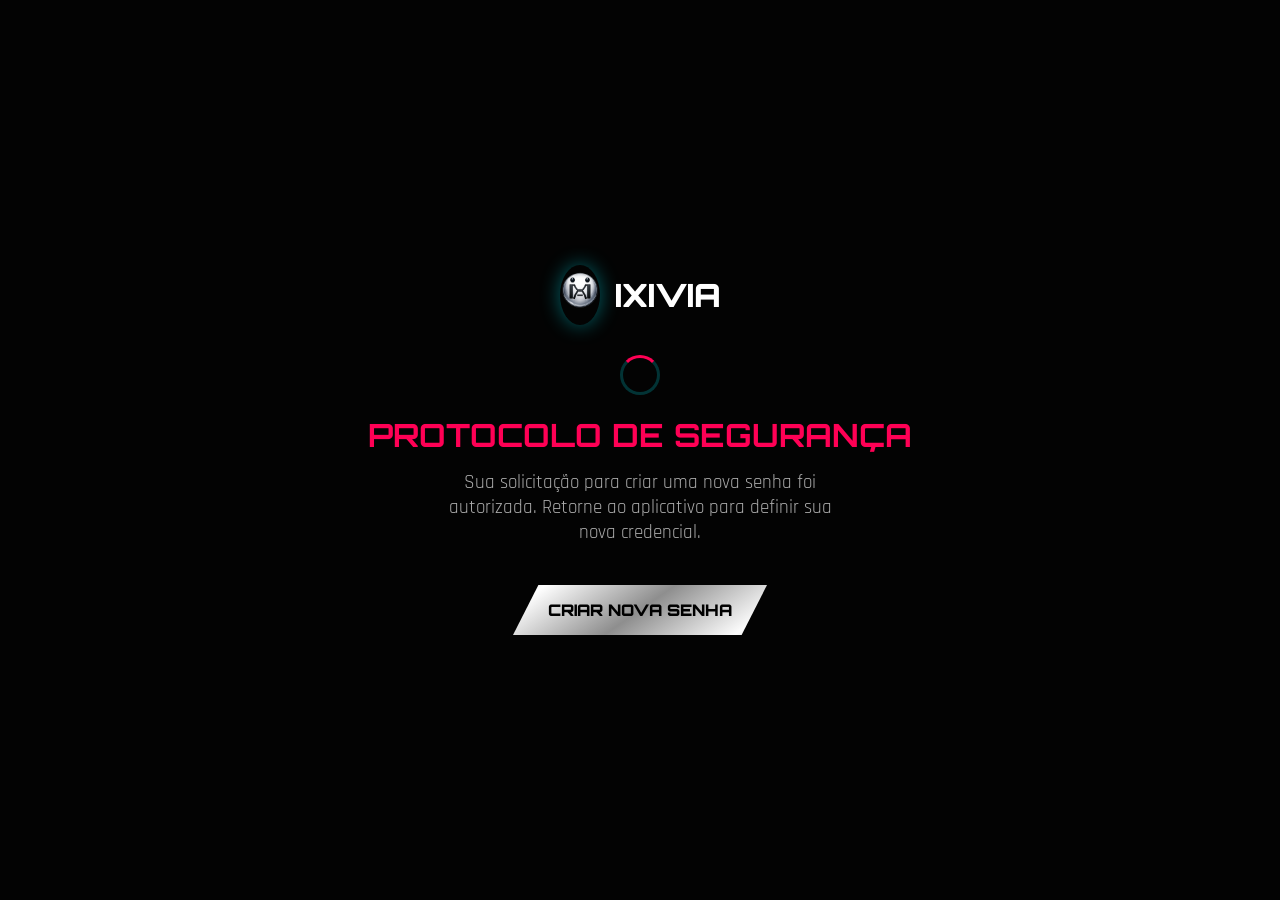
<file: recuperar.html>
<!DOCTYPE html>
<html lang="pt-br">
<head>
    <meta charset="UTF-8">
    <meta name="viewport" content="width=device-width, initial-scale=1.0">
    <title>Recuperação de Senha | Ixivia</title>
    <link href="https://fonts.googleapis.com/css2?family=Orbitron:wght@400;700;900&family=Rajdhani:wght@300;500;700&display=swap" rel="stylesheet">
    <style>
        * { margin: 0; padding: 0; box-sizing: border-box; font-family: 'Rajdhani', sans-serif; }
        body { background-color: #030303; color: #fff; display: flex; flex-direction: column; align-items: center; justify-content: center; height: 100vh; text-align: center; padding: 20px; }
        .logo { font-family: 'Orbitron', sans-serif; font-size: 2rem; font-weight: 900; margin-bottom: 30px; display: flex; align-items: center; gap: 15px; }
        .logo img { height: 60px; border-radius: 50%; box-shadow: 0 0 20px rgba(0,243,255,0.4); }
        h1 { font-family: 'Orbitron', sans-serif; color: #00f3ff; margin-bottom: 15px; }
        p { color: #aaa; font-size: 1.2rem; margin-bottom: 40px; max-width: 400px; }
        .btn-chrome { padding: 15px 35px; background: linear-gradient(145deg, #e6e6e6 0%, #ffffff 10%, #8e8e8e 50%, #fcfcfc 90%, #d1d1d1 100%); color: #000; text-decoration: none; font-weight: 900; text-transform: uppercase; font-family: 'Orbitron', sans-serif; border: none; clip-path: polygon(10% 0, 100% 0, 90% 100%, 0% 100%); transition: 0.3s; display: inline-block; }
        .btn-chrome:hover { background: #00f3ff; box-shadow: 0 0 20px #00f3ff; transform: scale(1.05); }
        .loader { width: 40px; height: 40px; border: 3px solid rgba(0, 243, 255, 0.2); border-top: 3px solid #00f3ff; border-radius: 50%; animation: spin 1s linear infinite; margin: 0 auto 20px; }
        @keyframes spin { 0% { transform: rotate(0deg); } 100% { transform: rotate(360deg); } }
    </style>
</head>
<body>
    <div class="logo">
        <img src="icon.png" alt="Ixivia Logo">
        IXIVIA
    </div>
    
    <div class="loader" style="border-top-color: #ff0055;"></div>
    <h1 style="color: #ff0055;">PROTOCOLO DE SEGURANÇA</h1>
    <p>Sua solicitação para criar uma nova senha foi autorizada. Retorne ao aplicativo para definir sua nova credencial.</p>

    <a href="ixivia://reset-callback" class="btn-chrome">CRIAR NOVA SENHA</a>

    <script>
        // Tenta abrir o aplicativo automaticamente após 1.5 segundos
        setTimeout(() => {
            window.location.href = "ixivia://reset-callback";
        }, 1500);
    </script>
</body>
</html>
</file>
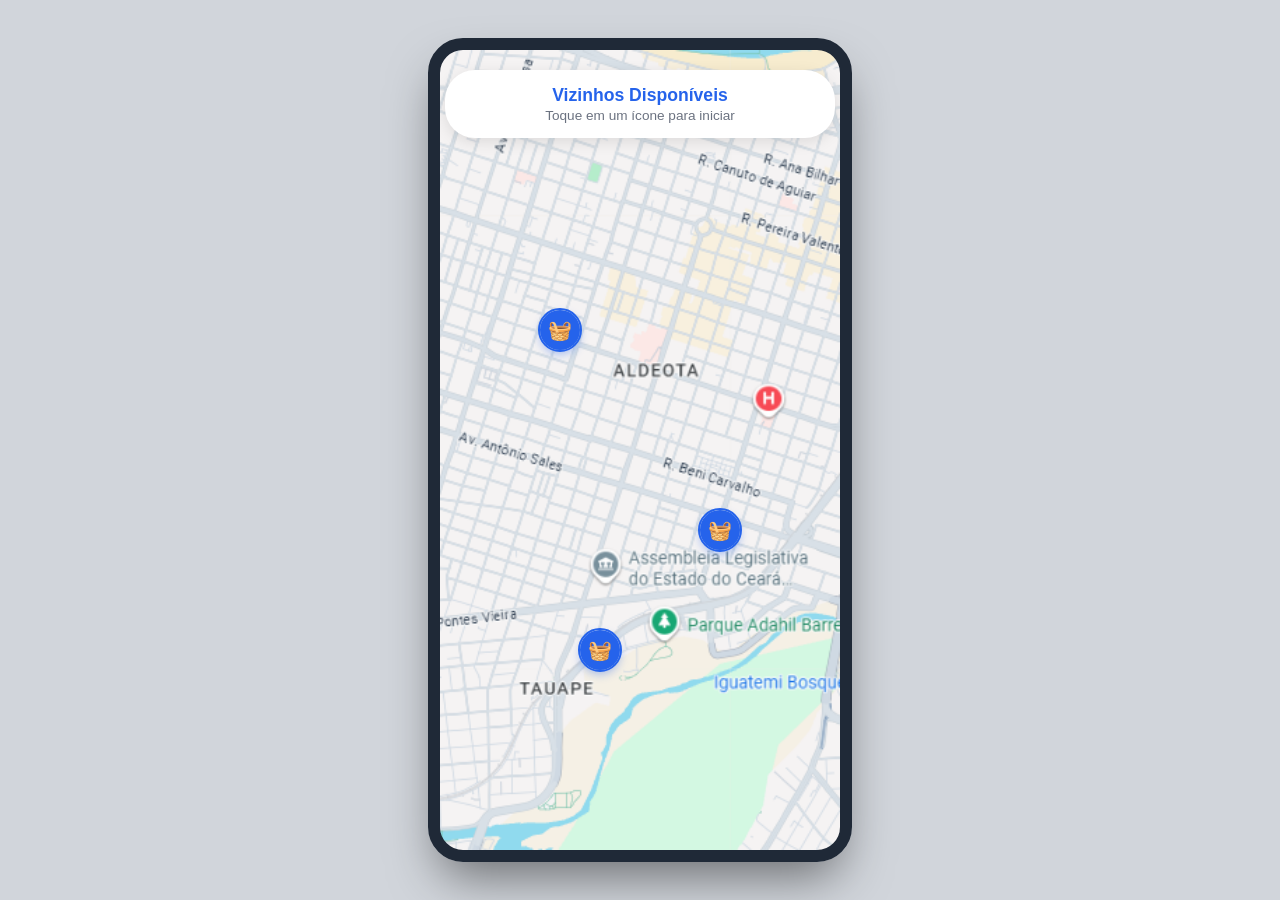
<file: simulador-cliente.html>
<!DOCTYPE html>
<html lang="pt-br">
<head>
    <!-- Essa é a tag de ouro que impede o erro do zoom. Ela tem que ser a primeira! -->
    <meta name="viewport" content="width=device-width, initial-scale=1.0, maximum-scale=1.0, user-scalable=no">
    <meta charset="UTF-8">
    <title>Simulador de Pedido | Ixivia</title>
    <link rel="icon" type="image/png" href="favicon.png">
    
    <style>
        /* RESET TOTAL - Garante que ocupe a tela toda no celular */
        html, body {
            margin: 0;
            padding: 0;
            width: 100%;
            height: 100%;
            background-color: #d1d5db; 
            font-family: 'Segoe UI', Tahoma, Geneva, Verdana, sans-serif;
            overflow: hidden; /* Impede a tela de rolar */
            touch-action: pan-y;
        }

        /* PADRÃO CELULAR: 100% da tela, sem borda, sem carcaça */
        .mapa-container {
            position: relative;
            width: 100%;
            height: 100%;
            background-image: url('mapa-meireles.jpg');
            background-size: cover;
            background-position: center;
            overflow: hidden;
        }

        /* EXCEÇÃO PC: Só se a tela for muito larga, ele centraliza e vira um celularzinho */
        @media screen and (min-width: 900px) {
            body {
                display: flex;
                justify-content: center;
                align-items: center;
            }
            .mapa-container {
                width: 400px; 
                height: 800px; 
                max-height: 95vh; 
                border-radius: 35px;
                border: 12px solid #1f2937;
                box-shadow: 0 25px 50px -12px rgba(0, 0, 0, 0.5);
            }
        }

        /* Restante dos estilos do simulador */
        .map-header {
            position: absolute;
            top: 20px;
            left: 50%;
            transform: translateX(-50%);
            background: #ffffff;
            padding: 15px 25px;
            border-radius: 30px;
            box-shadow: 0 4px 15px rgba(0,0,0,0.1);
            z-index: 10;
            text-align: center;
            width: 85%;
        }

        .map-header h2 { font-size: 1.1rem; color: #2563eb; margin: 0 0 2px 0; }
        .map-header p { font-size: 0.85rem; color: #6b7280; margin: 0; }

        .pin {
            position: absolute;
            width: 40px;
            height: 40px;
            background: #2563eb;
            border-radius: 50%;
            display: flex;
            align-items: center;
            justify-content: center;
            color: white;
            font-size: 1.2rem;
            cursor: pointer;
            box-shadow: 0 4px 10px rgba(37, 99, 235, 0.4);
            transform: translate(-50%, -50%);
            animation: pulsar 2s infinite;
        }

        .pin::after {
            content: '';
            position: absolute;
            width: 100%;
            height: 100%;
            border-radius: 50%;
            border: 2px solid #2563eb;
            animation: onda 2s infinite;
        }

        @keyframes pulsar { 0%, 100% { transform: translate(-50%, -50%) scale(1); } 50% { transform: translate(-50%, -50%) scale(1.1); } }
        @keyframes onda { 0% { transform: scale(1); opacity: 1; } 100% { transform: scale(1.5); opacity: 0; } }

        .pin-1 { top: 35%; left: 30%; }
        .pin-2 { top: 60%; left: 70%; animation-delay: 0.5s; }
        .pin-3 { top: 75%; left: 40%; animation-delay: 1s; }

/* O Modal agora flutua no meio da tela */
        .modal-negociacao {
            position: absolute;
            top: 50%;
            left: 50%;
            transform: translate(-50%, -50%) scale(0.9);
            width: 90%; /* Deixa uma margem elegante nas laterais */
            background: #ffffff;
            border-radius: 25px; /* Arredondado nos 4 cantos */
            box-shadow: 0 15px 50px rgba(0,0,0,0.4);
            padding: 25px 20px; /* Reduzimos o padding */
            opacity: 0; /* Começa invisível */
            pointer-events: none; /* Não deixa clicar sem querer */
            transition: all 0.3s cubic-bezier(0.175, 0.885, 0.32, 1.275);
            z-index: 100;
            max-height: 85vh;
            overflow-y: auto;
        }

        .modal-negociacao.ativo { 
            transform: translate(-50%, -50%) scale(1);
            opacity: 1;
            pointer-events: auto;
        }

        .fechar-modal {
            position: absolute;
            top: 15px;
            right: 20px;
            background: none;
            border: none;
            font-size: 1.5rem;
            color: #6b7280;
            cursor: pointer;
        }

        .vizinho-info {
            display: flex;
            align-items: center;
            gap: 15px;
            margin-bottom: 20px;
            border-bottom: 1px solid #eee;
            padding-bottom: 15px;
        }

        .vizinho-foto {
            width: 50px;
            height: 50px;
            background: #e5e7eb;
            border-radius: 50%;
            display: flex;
            align-items: center;
            justify-content: center;
            font-size: 1.5rem;
        }

        .form-group { margin-bottom: 15px; }
        .form-group label { display: block; font-weight: bold; margin-bottom: 8px; font-size: 0.95rem; color: #1f2937; }
        
        select, input[type="number"] {
            width: 100%;
            padding: 12px;
            border: 1px solid #ccc;
            border-radius: 10px;
            font-size: 1rem;
            background: #f9fafb;
            box-sizing: border-box;
        }

        .checkbox-group { display: flex; flex-direction: column; gap: 8px; }
        .checkbox-label { display: flex; align-items: center; gap: 10px; font-weight: normal; color: #1f2937; }

        .proposta-destaque {
            background: #eff6ff;
            padding: 15px;
            border-radius: 10px;
            border: 2px solid #2563eb;
            margin-top: 20px;
        }

        .proposta-destaque input { font-size: 1.5rem; color: #059669; font-weight: bold; text-align: center; }

        .tela-sucesso { display: none; text-align: center; padding: 20px 0; }
        .tela-sucesso.ativo { display: block; }
        .form-pedido.oculto { display: none; }

        .lojas-botoes { display: flex; flex-direction: column; gap: 10px; margin-top: 20px; }
        
        .btn-loja {
            background: #1f2937; color: white; padding: 12px 20px;
            border-radius: 8px; text-decoration: none; font-weight: bold;
            font-size: 1rem; display: block; text-align: center;
        }

        .btn-disabled {
            background: #d1d5db !important; color: #6b7280 !important;
            cursor: not-allowed; pointer-events: none;
        }
    </style>
</head>
<body>

    <div class="mapa-container">
        
        <div class="map-header">
            <h2>Vizinhos Disponíveis</h2>
            <p>Toque em um ícone para iniciar</p>
        </div>

        <div class="pin pin-1" onclick="abrirModal('Ana', '1.2km')">🧺</div>
        <div class="pin pin-2" onclick="abrirModal('Carlos', '800m')">🧺</div>
        <div class="pin pin-3" onclick="abrirModal('Dona Marta', '2.5km')">🧺</div>

        <div class="modal-negociacao" id="modal">
            <button class="fechar-modal" onclick="fecharModal()">×</button>
            
            <div class="vizinho-info">
                <div class="vizinho-foto">👤</div>
                <div>
                    <h3 id="nome-vizinho" style="margin:0; color:#1f2937;">Nome</h3>
                    <p style="margin:0; color: #059669; font-size: 0.9rem; font-weight: bold;">Verificado • A <span id="distancia-vizinho">Xkm</span></p>
                </div>
            </div>

            <div id="form-pedido" class="form-pedido">
                <div class="form-group">
                    <label>Quantas peças de roupa?</label>
                    <select>
                        <option>Cesto Pequeno (Até 15 peças)</option>
                        <option>Cesto Médio (Até 30 peças)</option>
                        <option>Cesto Grande (Mais de 30 peças)</option>
                    </select>
                </div>

                <div class="form-group">
                    <label>Tipos de Tecido</label>
                    <div class="checkbox-group">
                        <label class="checkbox-label"><input type="checkbox" checked> Dia a dia (Algodão, malha)</label>
                        <label class="checkbox-label"><input type="checkbox"> Delicados (Seda, lã)</label>
                        <label class="checkbox-label"><input type="checkbox"> Cama e Banho</label>
                    </div>
                </div>

                <div class="form-group">
                    <label>O que você precisa?</label>
                    <div class="checkbox-group">
                        <label class="checkbox-label"><input type="checkbox" checked> Lavar</label>
                        <label class="checkbox-label"><input type="checkbox"> Passar</label>
                        <label class="checkbox-label"><input type="checkbox" checked> Buscar e Entregar</label>
                    </div>
                </div>

                <div class="proposta-destaque">
                    <label style="text-align: center; color: #2563eb; margin-bottom: 5px;">Sua Proposta (Você decide):</label>
                    <div style="position: relative;">
                        <span style="position: absolute; left: 15px; top: 15px; font-size: 1.2rem; color: #666; font-weight: bold;">R$</span>
                        <input type="number" id="valor-proposta" placeholder="Ex: 40,00" style="padding-left: 50px;">
                    </div>
                </div>

                <button style="width: 100%; margin-top: 15px; background: #2563eb; color: white; padding: 14px; border: none; border-radius: 10px; font-weight: bold; font-size: 1rem; cursor: pointer;" onclick="enviarProposta()">Enviar Proposta</button>
            </div>

            <div id="tela-sucesso" class="tela-sucesso">
                <div style="font-size: 4rem; margin-bottom: 10px;">🎯</div>
                <h2 style="color: #2563eb; margin-bottom: 10px;">Proposta Pronta!</h2>
                <p style="color: #1f2937;">Sua oferta de <strong id="valor-final" style="color: #059669; font-size: 1.2rem;">R$ 0,00</strong> para <strong id="nome-final">Nome</strong> está configurada.</p>
                <p style="margin-top: 15px; color: #6b7280;">Para enviar o pedido oficial e garantir a segurança, baixe o aplicativo:</p>
                
                <div class="lojas-botoes">
                    <a href="download.html" class="btn-loja" style="background: #10b981;">Baixar Android</a>
                    <a href="#" class="btn-loja btn-disabled">iOS (Em Breve)</a>
                </div>
                
                <button style="width: 100%; margin-top: 20px; padding: 12px; background: transparent; border: 2px solid #2563eb; color: #2563eb; border-radius: 10px; font-weight: bold; cursor: pointer;" onclick="location.href='index.html'">Voltar ao site</button>
            </div>
        </div>
    </div>

    <script>
        function abrirModal(nome, distancia) {
            document.getElementById('nome-vizinho').innerText = nome;
            document.getElementById('distancia-vizinho').innerText = distancia;
            document.getElementById('nome-final').innerText = nome;
            document.getElementById('form-pedido').classList.remove('oculto');
            document.getElementById('tela-sucesso').classList.remove('ativo');
            document.getElementById('valor-proposta').value = '';
            document.getElementById('modal').classList.add('ativo');
        }

        function fecharModal() { document.getElementById('modal').classList.remove('ativo'); }

        function enviarProposta() {
            const valorInput = document.getElementById('valor-proposta').value;
            if(!valorInput || valorInput <= 0) { alert("Por favor, digite um valor justo para sua proposta."); return; }
            document.getElementById('valor-final').innerText = "R$ " + parseFloat(valorInput).toFixed(2).replace('.', ',');
            document.getElementById('form-pedido').classList.add('oculto');
            document.getElementById('tela-sucesso').classList.add('ativo');
        }
    </script>
</body>
</html>
</file>
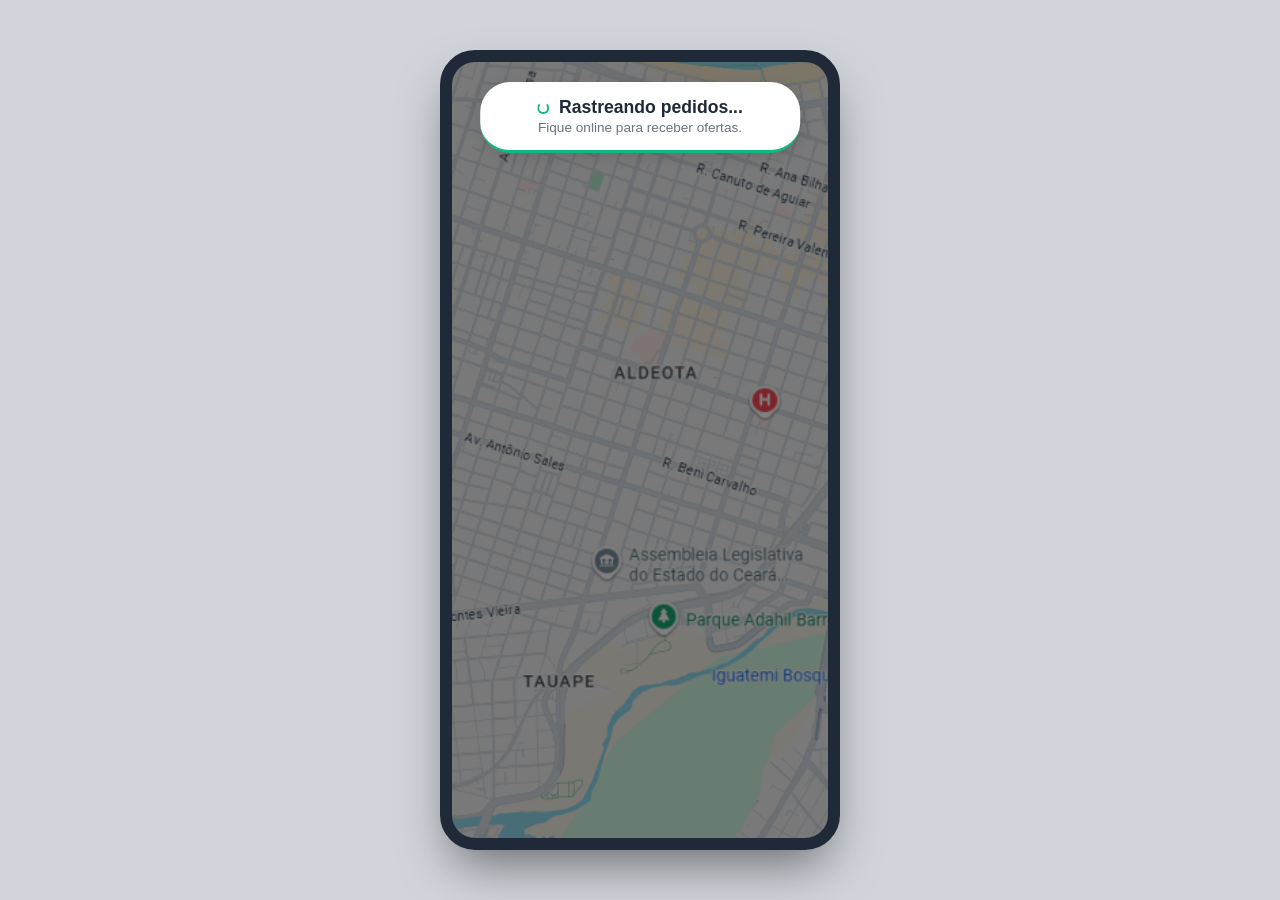
<file: simulador-trabalhador.html>
<!DOCTYPE html>
<html lang="pt-br">
<head>
    <meta charset="UTF-8">
    <meta name="viewport" content="width=device-width, initial-scale=1.0, maximum-scale=1.0, user-scalable=no">
    <title>Mapa de Ganhos | Ixivia</title>
    <link rel="icon" type="image/png" href="favicon.png">
    <style>
        * { box-sizing: border-box; font-family: 'Segoe UI', Tahoma, Geneva, Verdana, sans-serif; }
        
        body {
            background-color: #d1d5db; 
            display: flex;
            justify-content: center;
            align-items: center;
            min-height: 100vh;
            margin: 0;
            overflow: hidden;
        }

/* 1. PADRÃO: CELULAR (Tela cheia, sem bordas falsas) */
        .mapa-container {
            position: relative;
            width: 100vw;
            height: 100vh;
            background-image: linear-gradient(rgba(0,0,0,0.5), rgba(0,0,0,0.5)), url('mapa-meireles.jpg');
            background-size: cover;
            background-position: center;
            overflow: hidden;
            border: none;
            border-radius: 0;
        }

        /* 2. EXCEÇÃO: PC E TELAS GRANDES (Cria a carcaça do celular) */
        @media screen and (min-width: 900px) {
            .mapa-container {
                width: 400px;
                height: 800px;
                max-height: 95vh;
                border-radius: 35px;
                border: 12px solid #1f2937;
                box-shadow: 0 25px 50px -12px rgba(0, 0, 0, 0.5);
            }
        }

        .map-header {
            position: absolute;
            top: 20px;
            left: 50%;
            transform: translateX(-50%);
            background: #ffffff;
            padding: 15px 20px;
            border-radius: 30px;
            box-shadow: 0 4px 15px rgba(0,0,0,0.1);
            z-index: 10;
            text-align: center;
            width: 85%;
            border-bottom: 3px solid #10b981;
        }

        .map-header h2 { font-size: 1.1rem; color: #1f2937; margin: 0 0 2px 0;}
        .map-header p { font-size: 0.85rem; color: #6b7280; margin: 0; }
        
        .radar-spinner {
            display: inline-block;
            width: 12px;
            height: 12px;
            border: 2px solid #10b981;
            border-top-color: transparent;
            border-radius: 50%;
            animation: spin 1s linear infinite;
            margin-right: 5px;
            vertical-align: middle;
        }

        @keyframes spin { to { transform: rotate(360deg); } }

        .pin-dinheiro {
            position: absolute;
            background: #10b981;
            color: white;
            padding: 8px 15px;
            border-radius: 20px;
            font-weight: bold;
            font-size: 1.1rem;
            cursor: pointer;
            box-shadow: 0 4px 15px rgba(16, 185, 129, 0.5);
            transform: translate(-50%, -50%) scale(0);
            opacity: 0;
            transition: all 0.4s ease-out;
            z-index: 5;
        }

        .pin-dinheiro.visivel {
            transform: translate(-50%, -50%) scale(1);
            opacity: 1;
            animation: pulsar-verde 2s infinite;
        }

        .pin-dinheiro::after {
            content: '▼'; position: absolute; bottom: -10px; left: 50%; transform: translateX(-50%);
            color: #10b981; font-size: 0.8rem;
        }

        @keyframes pulsar-verde { 0% { box-shadow: 0 0 0 0 rgba(16, 185, 129, 0.7); } 70% { box-shadow: 0 0 0 15px rgba(16, 185, 129, 0); } 100% { box-shadow: 0 0 0 0 rgba(16, 185, 129, 0); } }

/* O Modal agora flutua no meio da tela */
        .modal-pedido {
            position: absolute;
            top: 50%;
            left: 50%;
            transform: translate(-50%, -50%) scale(0.9);
            width: 90%;
            background: #ffffff;
            border-radius: 25px;
            box-shadow: 0 15px 50px rgba(0,0,0,0.4);
            padding: 25px 20px;
            opacity: 0;
            pointer-events: none;
            transition: all 0.3s cubic-bezier(0.175, 0.885, 0.32, 1.275);
            z-index: 100;
            max-height: 85vh;
            overflow-y: auto;
        }

        .modal-pedido.ativo { 
            transform: translate(-50%, -50%) scale(1);
            opacity: 1;
            pointer-events: auto;
        }

        .fechar-modal { position: absolute; top: 15px; right: 20px; background: none; border: none; font-size: 1.5rem; color: #6b7280; cursor: pointer; }

        .info-card { background: #f9fafb; border: 1px solid #eee; border-radius: 15px; padding: 15px; margin-bottom: 20px; }
        .linha-info { display: flex; justify-content: space-between; margin-bottom: 10px; font-size: 0.95rem; color: #1f2937; }
        .linha-info:last-child { margin-bottom: 0; }

        .valor-destaque { text-align: center; font-size: 2.5rem; color: #10b981; font-weight: 900; margin: 15px 0; }

        .tela-download { display: none; text-align: center; padding: 10px 0; }
        .tela-download.ativo { display: block; }
        .detalhes-pedido.oculto { display: none; }

        .lojas-botoes { display: flex; flex-direction: column; gap: 10px; margin-top: 20px; }
        
        .btn-loja {
            background: #1f2937; color: white; padding: 12px 20px;
            border-radius: 8px; text-decoration: none; font-weight: bold;
            font-size: 1rem; display: block; text-align: center;
        }
        .btn-disabled { background: #d1d5db !important; color: #6b7280 !important; cursor: not-allowed; pointer-events: none; }
    </style>
</head>
<body>

    <div class="mapa-container">
        
        <div class="map-header">
            <h2 id="status-texto"><span class="radar-spinner"></span> Rastreando pedidos...</h2>
            <p>Fique online para receber ofertas.</p>
        </div>

        <div class="pin-dinheiro" id="pedido-1" style="top: 35%; left: 25%;" onclick="abrirPedido('Roberto M.', '30 peças', 'Lavar e Passar', 'R$ 65,00', '1.2km')">R$ 65,00</div>
        <div class="pin-dinheiro" id="pedido-2" style="top: 65%; left: 70%;" onclick="abrirPedido('Juliana P.', '15 peças', 'Só Lavar', 'R$ 35,00', '800m')">R$ 35,00</div>
        <div class="pin-dinheiro" id="pedido-3" style="top: 45%; left: 55%;" onclick="abrirPedido('Família Souza', 'Mais de 40', 'Lavar + Edredom', 'R$ 110,00', '2.5km')">R$ 110,00</div>

        <div class="modal-pedido" id="modal">
            <button class="fechar-modal" onclick="fecharModal()">×</button>
            
            <div id="detalhes-pedido" class="detalhes-pedido">
                <h3 style="color: #2563eb; margin: 0 0 15px 0;">Novo Pedido Encontrado!</h3>
                
                <div class="info-card">
                    <div class="linha-info"><span style="color: #6b7280;">Cliente:</span><strong id="mod-cliente">Nome</strong></div>
                    <div class="linha-info"><span style="color: #6b7280;">Serviço:</span><strong id="mod-servico">Tipo</strong></div>
                    <div class="linha-info"><span style="color: #6b7280;">Quantidade:</span><strong id="mod-pecas">Qtd</strong></div>
                    <div class="linha-info"><span style="color: #6b7280;">Distância:</span><strong id="mod-distancia">Xkm</strong></div>
                </div>

                <div style="text-align: center; color: #6b7280; font-size: 0.9rem;">O cliente está pagando:</div>
                <div class="valor-destaque" id="mod-valor">R$ 0,00</div>

<!-- Botão de Aceitar -->
<button style="width: 100%; font-size: 1.1rem; padding: 15px; margin-top: 10px; background: #10b981; color: white; border: none; border-radius: 10px; font-weight: bold; cursor: pointer; box-shadow: 0 4px 15px rgba(16, 185, 129, 0.3);" onclick="aceitarPedido()">
    💰 ACEITAR MISSÃO
</button>

            </div>

            <div id="tela-download" class="tela-download">
                <div style="font-size: 4rem; margin-bottom: 10px;">🚀</div>
                <h2 style="color: #10b981; margin-bottom: 10px;">Dinheiro te esperando!</h2>
                <p style="color: #1f2937;">Temos dezenas de clientes procurando quem lave roupas na sua região <strong>neste exato momento.</strong></p>
                <p style="margin-top: 15px; color: #6b7280;">Baixe o aplicativo gratuito, faça seu cadastro e comece a faturar hoje mesmo:</p>
                
                <div class="lojas-botoes">
                    <a href="download.html" class="btn-loja" style="background: #10b981;">Baixar Android</a>
                    <a href="#" class="btn-loja btn-disabled">iOS (Em Breve)</a>
                </div>
                
                <!-- Botão de Voltar -->
<button style="width: 100%; margin-top: 15px; padding: 12px; background: transparent; border: 2px solid #6b7280; color: #6b7280; border-radius: 10px; font-weight: bold; cursor: pointer;" onclick="location.href='index.html'">Voltar ao site</button>
            </div>
        </div>
    </div>

    <script>
        window.onload = function() {
            setTimeout(() => { document.getElementById('status-texto').innerHTML = '🟢 3 Pedidos Encontrados!'; document.getElementById('pedido-1').classList.add('visivel'); }, 1500); 
            setTimeout(() => { document.getElementById('pedido-2').classList.add('visivel'); }, 3000); 
            setTimeout(() => { document.getElementById('pedido-3').classList.add('visivel'); }, 4500); 
        };

        function abrirPedido(cliente, pecas, servico, valor, distancia) {
            document.getElementById('mod-cliente').innerText = cliente; document.getElementById('mod-pecas').innerText = pecas;
            document.getElementById('mod-servico').innerText = servico; document.getElementById('mod-valor').innerText = valor;
            document.getElementById('mod-distancia').innerText = distancia;
            document.getElementById('detalhes-pedido').classList.remove('oculto'); document.getElementById('tela-download').classList.remove('ativo');
            document.getElementById('modal').classList.add('ativo');
        }

        function fecharModal() { document.getElementById('modal').classList.remove('ativo'); }
        function aceitarPedido() { document.getElementById('detalhes-pedido').classList.add('oculto'); document.getElementById('tela-download').classList.add('ativo'); }
    </script>
</body>
</html>
</file>
<file: style.css>
/* Variáveis de Cores (Estilo Apps de Confiança) */
:root {
    --azul-principal: #2563eb;
    --azul-escuro: #1e40af;
    --verde-dinheiro: #10b981;
    --verde-escuro: #059669;
    --texto-escuro: #1f2937;
    --texto-cinza: #6b7280;
    --fundo-claro: #f9fafb;
    --branco: #ffffff;
}

* {
    margin: 0;
    padding: 0;
    box-sizing: border-box;
    font-family: 'Segoe UI', Roboto, Helvetica, Arial, sans-serif;
}

body {
    background-color: var(--fundo-claro);
    color: var(--texto-escuro);
    line-height: 1.6;
}

.container {
    max-width: 1000px;
    margin: 0 auto;
    padding: 0 20px;
}

/* Header */
header {
    background-color: var(--branco);
    padding: 15px 0;
    box-shadow: 0 2px 10px rgba(0,0,0,0.05);
    position: sticky;
    top: 0;
    z-index: 100;
}

.header-flex {
    display: flex;
    justify-content: space-between;
    align-items: center;
}

.logo {
    font-size: 1.5rem;
    font-weight: 800;
    color: var(--azul-principal);
    display: flex;
    align-items: center;
    gap: 10px;
}

.btn-outline {
    border: 2px solid var(--azul-principal);
    color: var(--azul-principal);
    text-decoration: none;
    padding: 8px 20px;
    border-radius: 20px;
    font-weight: bold;
    transition: 0.3s;
}

.btn-outline:hover {
    background: var(--azul-principal);
    color: var(--branco);
}

/* Hero */
.hero {
    text-align: center;
    padding: 80px 0 60px;
    background: linear-gradient(180deg, #eff6ff 0%, var(--fundo-claro) 100%);
}

.hero h1 {
    font-size: 3rem;
    line-height: 1.2;
    margin-bottom: 20px;
    color: var(--texto-escuro);
}

.hero p {
    font-size: 1.2rem;
    color: var(--texto-cinza);
    max-width: 600px;
    margin: 0 auto 30px;
}

.btn-main {
    background: var(--azul-principal);
    color: var(--branco);
    padding: 15px 30px;
    text-decoration: none;
    font-size: 1.1rem;
    font-weight: bold;
    border-radius: 30px;
    display: inline-block;
    box-shadow: 0 4px 15px rgba(37, 99, 235, 0.3);
    transition: 0.3s;
}

.btn-main:hover {
    transform: translateY(-3px);
    background: var(--azul-escuro);
}

.btn-green {
    background: var(--verde-dinheiro);
    box-shadow: 0 4px 15px rgba(16, 185, 129, 0.3);
}
.btn-green:hover { background: var(--verde-escuro); }

/* Simuladores */
.simuladores-section {
    padding: 60px 0;
}

.section-title {
    text-align: center;
    font-size: 2rem;
    margin-bottom: 5px;
}

.section-subtitle {
    text-align: center;
    color: var(--texto-cinza);
    margin-bottom: 40px;
}

.grid-2 {
    display: grid;
    grid-template-columns: repeat(auto-fit, minmax(300px, 1fr));
    gap: 30px;
}

.card {
    background: var(--branco);
    padding: 40px;
    border-radius: 20px;
    text-align: center;
    box-shadow: 0 10px 30px rgba(0,0,0,0.05);
    border: 1px solid #eee;
    transition: 0.3s;
}

.card:hover {
    transform: translateY(-5px);
    box-shadow: 0 15px 35px rgba(0,0,0,0.1);
}

.card .icon {
    font-size: 4rem;
    margin-bottom: 20px;
}

.card h3 {
    font-size: 1.5rem;
    margin-bottom: 15px;
}

.card p {
    color: var(--texto-cinza);
    margin-bottom: 25px;
}

.btn-action {
    display: block;
    background: var(--azul-principal);
    color: var(--branco);
    text-decoration: none;
    padding: 15px;
    border-radius: 10px;
    font-weight: bold;
    transition: 0.3s;
}

.btn-action:hover { background: var(--azul-escuro); }

/* FAQ e Mascote */
.faq-section {
    padding: 80px 0;
    background: var(--branco);
    border-top: 1px solid #eee;
}

.faq-container {
    display: flex;
    align-items: center;
    gap: 50px;
    flex-wrap: wrap;
}

.mascote-area {
    flex: 1;
    min-width: 300px;
    position: relative;
    display: flex;
    flex-direction: column;
    align-items: center;
}

.mascote-img {
    max-width: 180px;
    height: auto;
    display: block;
    margin: 0 auto;
    filter: drop-shadow(0 10px 15px rgba(0,0,0,0.15));
}

.balao-fala {
    background: var(--azul-principal);
    color: var(--branco);
    padding: 20px;
    border-radius: 20px;
    border-top-left-radius: 0;
    margin-top: 15px;
    box-shadow: 0 10px 20px rgba(37, 99, 235, 0.2);
    position: relative;
    animation: aparecer 0.3s ease-out forwards;
}

.balao-fala.hidden {
    display: none;
}

@keyframes aparecer {
    from { opacity: 0; transform: translateY(10px); }
    to { opacity: 1; transform: translateY(0); }
}

.perguntas-area {
    flex: 1;
    min-width: 300px;
}

.perguntas-area h2 {
    font-size: 2rem;
    margin-bottom: 10px;
}

.botoes-pergunta {
    display: flex;
    flex-direction: column;
    gap: 15px;
    margin-top: 20px;
}

.btn-faq {
    background: var(--fundo-claro);
    border: 1px solid #ddd;
    padding: 15px 20px;
    text-align: left;
    border-radius: 10px;
    font-size: 1rem;
    font-weight: 600;
    color: var(--texto-escuro);
    cursor: pointer;
    transition: 0.2s;
}

.btn-faq:hover {
    background: #eff6ff;
    border-color: var(--azul-principal);
    color: var(--azul-principal);
}

.btn-disabled {
    background: #d1d5db !important;
    color: #6b7280 !important;
    cursor: not-allowed;
    pointer-events: none;
    box-shadow: none !important;
}

/* =========================================
   RESPONSIVIDADE (CELULARES E TABLETS)
   ========================================= */
@media (max-width: 768px) {
    .header-flex { flex-direction: column; gap: 15px; }
    
    .hero { padding: 40px 0; }
    .hero h1 { font-size: 2.2rem; }
    .hero p { font-size: 1rem; }
    
    .grid-2 { grid-template-columns: 1fr; }
    
    .card { padding: 25px 15px; }
    .card .icon { font-size: 3rem; }
    
    .faq-container { flex-direction: column; text-align: center; gap: 30px; }
    .mascote-img { max-width: 120px; }
    .balao-fala { margin-top: 10px; border-radius: 20px; text-align: left; }
    
    .perguntas-area h2 { font-size: 1.8rem; }
    .btn-faq { font-size: 0.95rem; padding: 12px 15px; }
}
</file>
